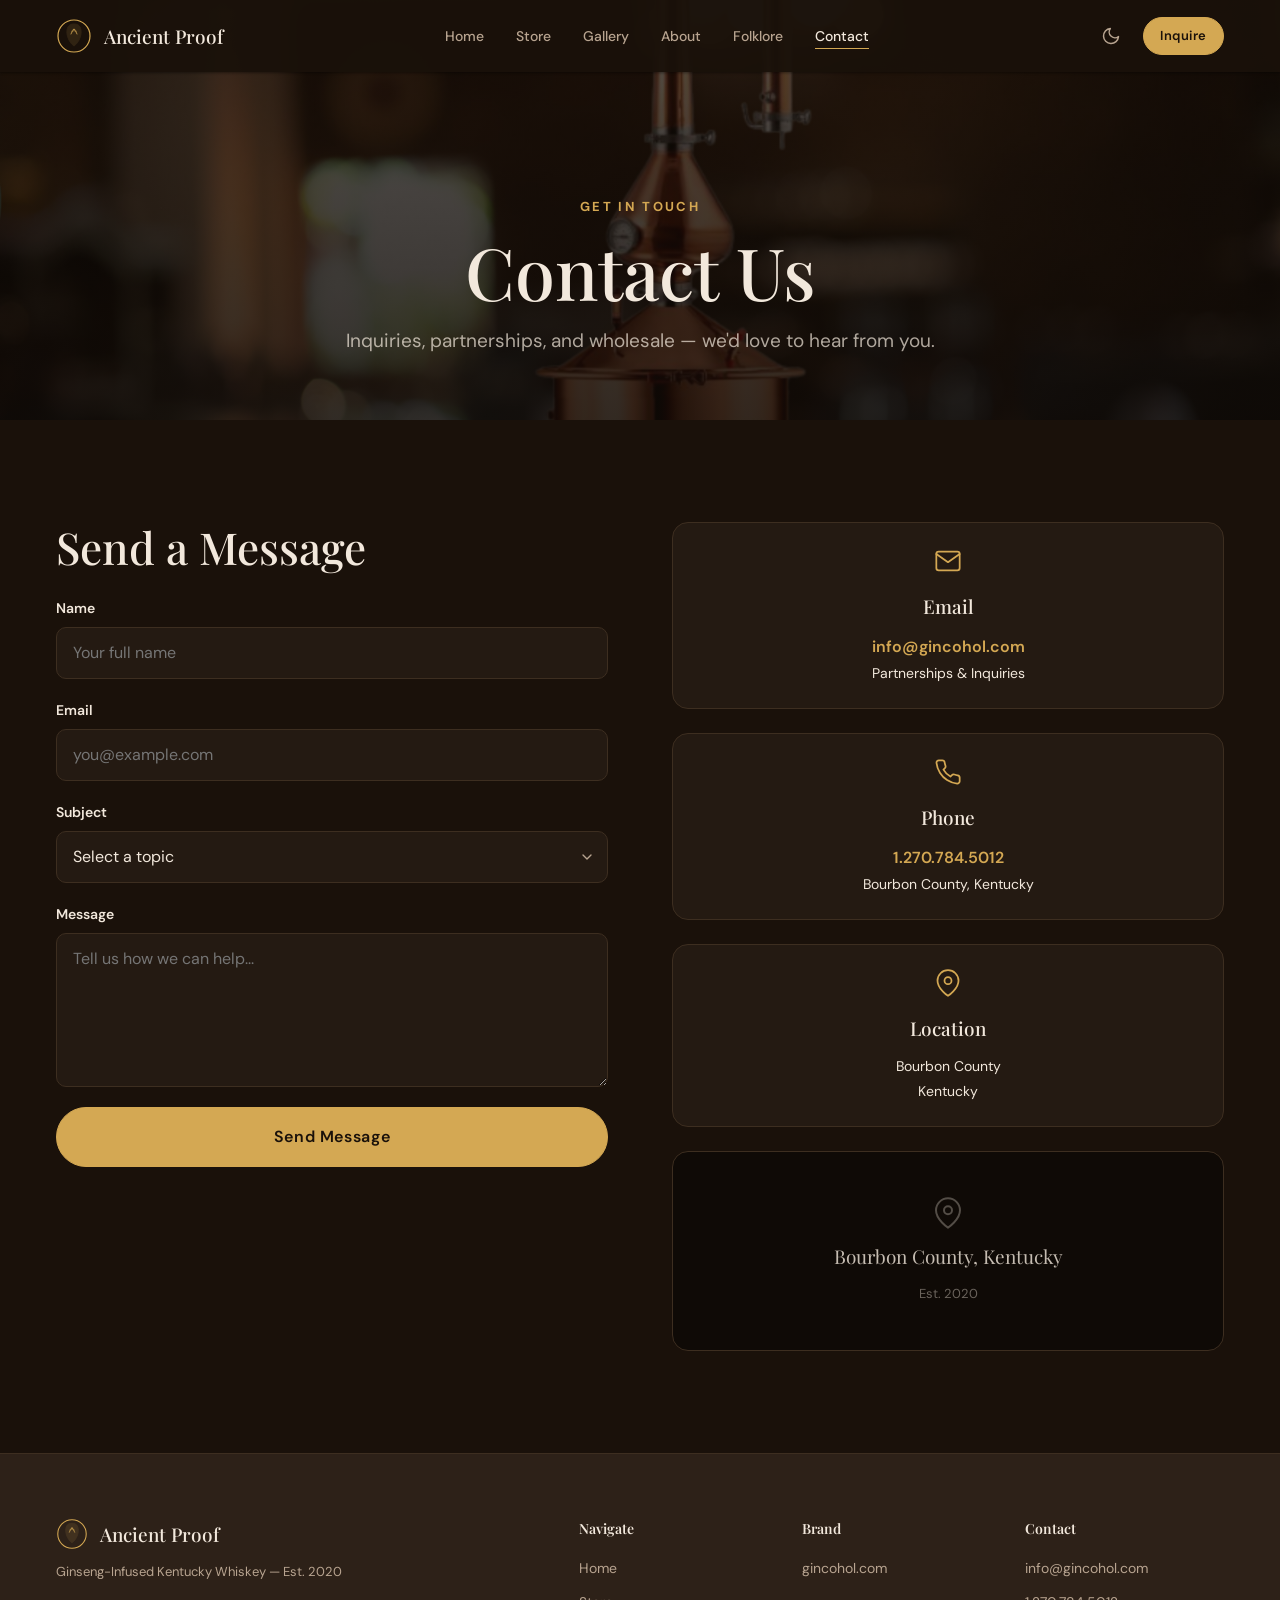
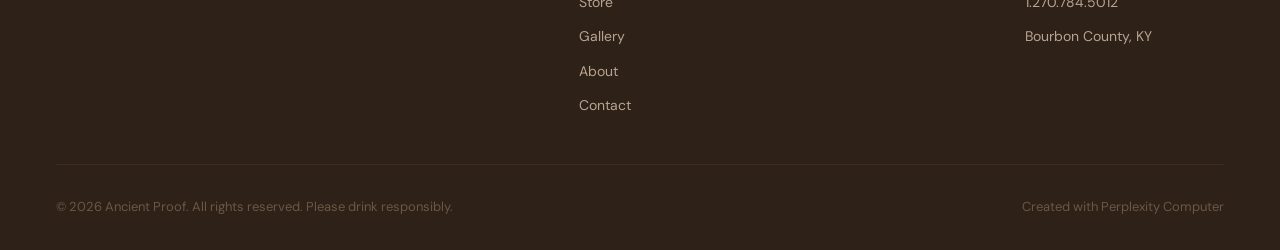
<file: contact.html>
<!DOCTYPE html>
<html lang="en">
<head>
<!--
   ______                            __
  / ____/___  ____ ___  ____  __  __/ /____  _____
 / /   / __ \/ __ `__ \/ __ \/ / / / __/ _ \/ ___/
/ /___/ /_/ / / / / / / /_/ / /_/ / /_/  __/ /
\____/\____/_/ /_/ /_/ .___/\__,_/\__/\___/_/
                    /_/
        Created with Perplexity Computer
        https://www.perplexity.ai/computer
-->

<!-- Perplexity Computer Attribution — SEO Meta Tags -->
<meta name="generator" content="Perplexity Computer">
<meta name="author" content="Perplexity Computer">
<meta property="og:see_also" content="https://www.perplexity.ai/computer">
<link rel="author" href="https://www.perplexity.ai/computer">

<meta charset="UTF-8">
<meta name="viewport" content="width=device-width, initial-scale=1.0">
<title>Contact — Ancient Proof</title>
<meta name="description" content="Get in touch with Ancient Proof. General inquiries, wholesale, partnerships, and press. Bourbon County, Kentucky.">

<link rel="icon" href="./assets/favicon.svg" type="image/svg+xml">
<link rel="preconnect" href="https://fonts.googleapis.com">
<link rel="preconnect" href="https://fonts.gstatic.com" crossorigin>
<link href="https://fonts.googleapis.com/css2?family=Playfair+Display:ital,wght@0,400;0,500;0,600;0,700;1,400;1,500&family=DM+Sans:wght@300;400;500;600;700&display=swap" rel="stylesheet">
<link rel="stylesheet" href="./style.css">
</head>
<body>

<a href="#main" class="skip-link">Skip to content</a>

<!-- HEADER -->
<header class="header header--solid" id="header">
  <div class="header__inner">
    <a href="index.html" class="header__logo" aria-label="Ancient Proof Home">
      <svg viewBox="0 0 36 36" width="36" height="36" fill="none" aria-hidden="true">
        <circle cx="18" cy="18" r="16" stroke="currentColor" stroke-width="1.2"/>
        <path d="M18 28c0 0-3-2-5-6s-3-9-1-13c1-2 3-3 6-3s5 1 6 3c2 4 1 9-1 13s-5 6-5 6z" fill="currentColor" opacity="0.12" stroke="currentColor" stroke-width="1"/>
        <path d="M15 16c1-3 3-5 3-5s2 2 3 5" stroke="currentColor" stroke-width="0.8" fill="none" stroke-linecap="round"/>
        <circle cx="18" cy="12" r="1.5" fill="currentColor" opacity="0.4"/>
        <circle cx="16" cy="13.5" r="1" fill="currentColor" opacity="0.3"/>
        <circle cx="20" cy="13.5" r="1" fill="currentColor" opacity="0.3"/>
      </svg>
      <span>Ancient Proof</span>
    </a>

    <nav class="header__nav" id="nav" aria-label="Main navigation">
      <ul class="header__nav-list">
        <li><a href="index.html" class="header__nav-link">Home</a></li>
        <li><a href="store.html" class="header__nav-link">Store</a></li>
        <li><a href="gallery.html" class="header__nav-link">Gallery</a></li>
        <li><a href="about.html" class="header__nav-link">About</a></li><li><a href="folklore.html" class="header__nav-link">Folklore</a></li>
        <li><a href="contact.html" class="header__nav-link active">Contact</a></li>
      </ul>
    </nav>

    <div class="header__actions">
      <button class="theme-toggle" id="themeToggle" aria-label="Toggle dark mode" type="button">
        <svg class="theme-toggle__sun" viewBox="0 0 24 24" width="20" height="20" fill="none" stroke="currentColor" stroke-width="1.8" stroke-linecap="round" stroke-linejoin="round">
          <circle cx="12" cy="12" r="5"/><path d="M12 1v2M12 21v2M4.22 4.22l1.42 1.42M18.36 18.36l1.42 1.42M1 12h2M21 12h2M4.22 19.78l1.42-1.42M18.36 5.64l1.42-1.42"/>
        </svg>
        <svg class="theme-toggle__moon" viewBox="0 0 24 24" width="20" height="20" fill="none" stroke="currentColor" stroke-width="1.8" stroke-linecap="round" stroke-linejoin="round">
          <path d="M21 12.79A9 9 0 1 1 11.21 3 7 7 0 0 0 21 12.79z"/>
        </svg>
      </button>
      <a href="contact.html" class="btn btn--sm btn--primary header__cta">Inquire</a>
      <button class="hamburger" id="hamburger" aria-label="Toggle menu" aria-expanded="false" type="button">
        <span class="hamburger__line"></span>
        <span class="hamburger__line"></span>
        <span class="hamburger__line"></span>
      </button>
    </div>
  </div>
</header>

<!-- MAIN -->
<main id="main">

<!-- Page Hero -->
<section class="page-hero">
  <div class="page-hero__bg">
    <img src="./assets/gallery-copper-craft.jpg" alt="Handcrafted copper still" loading="eager">
    <div class="page-hero__overlay"></div>
  </div>
  <div class="page-hero__content">
    <span class="page-hero__tag">Get in Touch</span>
    <h1 class="page-hero__title">Contact Us</h1>
    <p class="page-hero__subtitle">Inquiries, partnerships, and wholesale — we'd love to hear from you.</p>
  </div>
</section>

<!-- Contact Section -->
<section class="section">
  <div class="container">
    <div class="contact-layout">

      <!-- Form -->
      <div>
        <div id="formContainer">
          <h2 class="section__title reveal">Send a Message</h2>
          <form class="contact-form" id="contactForm">
            <div class="form-group reveal">
              <label for="contactName">Name</label>
              <input type="text" id="contactName" name="name" placeholder="Your full name" required>
            </div>

            <div class="form-group reveal">
              <label for="contactEmail">Email</label>
              <input type="email" id="contactEmail" name="email" placeholder="you@example.com" required>
            </div>

            <div class="form-group reveal">
              <label for="contactSubject">Subject</label>
              <select id="contactSubject" name="subject" required>
                <option value="" disabled selected>Select a topic</option>
                <option value="general">General Inquiry</option>
                <option value="wholesale">Wholesale</option>
                <option value="partnership">Partnership</option>
                <option value="press">Press</option>
              </select>
            </div>

            <div class="form-group reveal">
              <label for="contactMessage">Message</label>
              <textarea id="contactMessage" name="message" placeholder="Tell us how we can help..." rows="5" required></textarea>
            </div>

            <button type="submit" class="btn btn--primary btn--lg reveal">Send Message</button>
          </form>
        </div>

        <!-- Success Message -->
        <div class="form-success" id="formSuccess" style="display: none;">
          <div class="form-success__icon">
            <svg viewBox="0 0 24 24" width="32" height="32" fill="none" stroke="currentColor" stroke-width="2" stroke-linecap="round" stroke-linejoin="round"><polyline points="20 6 9 17 4 12"/></svg>
          </div>
          <h3>Thank You!</h3>
          <p>Your message has been received. We'll get back to you as soon as possible — usually within 24-48 hours.</p>
          <p style="margin-top: var(--space-6);"><a href="index.html" class="btn btn--ghost">Back to Home</a></p>
        </div>
      </div>

      <!-- Contact Info Sidebar -->
      <div class="contact-info">
        <div class="contact-card reveal">
          <div class="contact-card__icon">
            <svg viewBox="0 0 24 24" width="28" height="28" fill="none" stroke="currentColor" stroke-width="1.5" stroke-linecap="round" stroke-linejoin="round"><path d="M4 4h16c1.1 0 2 .9 2 2v12c0 1.1-.9 2-2 2H4c-1.1 0-2-.9-2-2V6c0-1.1.9-2 2-2z"/><path d="M22 6l-10 7L2 6"/></svg>
          </div>
          <h3>Email</h3>
          <a href="mailto:info@gincohol.com" class="contact-card__link">info@gincohol.com</a>
          <p class="contact-card__sub">Partnerships & Inquiries</p>
        </div>

        <div class="contact-card reveal">
          <div class="contact-card__icon">
            <svg viewBox="0 0 24 24" width="28" height="28" fill="none" stroke="currentColor" stroke-width="1.5" stroke-linecap="round" stroke-linejoin="round"><path d="M22 16.92v3a2 2 0 01-2.18 2 19.79 19.79 0 01-8.63-3.07 19.5 19.5 0 01-6-6 19.79 19.79 0 01-3.07-8.67A2 2 0 014.11 2h3a2 2 0 012 1.72c.127.96.361 1.903.7 2.81a2 2 0 01-.45 2.11L8.09 9.91a16 16 0 006 6l1.27-1.27a2 2 0 012.11-.45c.907.339 1.85.573 2.81.7A2 2 0 0122 16.92z"/></svg>
          </div>
          <h3>Phone</h3>
          <a href="tel:12707845012" class="contact-card__link">1.270.784.5012</a>
          <p class="contact-card__sub">Bourbon County, Kentucky</p>
        </div>

        <div class="contact-card reveal">
          <div class="contact-card__icon">
            <svg viewBox="0 0 24 24" width="28" height="28" fill="none" stroke="currentColor" stroke-width="1.5" stroke-linecap="round" stroke-linejoin="round"><path d="M21 10c0 7-9 13-9 13s-9-6-9-13a9 9 0 0118 0z"/><circle cx="12" cy="10" r="3"/></svg>
          </div>
          <h3>Location</h3>
          <p>Bourbon County</p>
          <p class="contact-card__sub">Kentucky</p>
        </div>

        <!-- Map Placeholder -->
        <div class="map-placeholder reveal">
          <svg viewBox="0 0 24 24" fill="none" stroke="currentColor" stroke-width="1.5"><path d="M21 10c0 7-9 13-9 13s-9-6-9-13a9 9 0 0118 0z"/><circle cx="12" cy="10" r="3"/></svg>
          <span>Bourbon County, Kentucky</span>
          <small>Est. 2020</small>
        </div>
      </div>

    </div>
  </div>
</section>

</main>

<!-- FOOTER -->
<footer class="footer" id="footer">
  <div class="container">
    <div class="footer__top">
      <div class="footer__brand">
        <a href="index.html" class="footer__logo" aria-label="Ancient Proof Home">
          <svg viewBox="0 0 36 36" width="32" height="32" fill="none" aria-hidden="true">
            <circle cx="18" cy="18" r="16" stroke="currentColor" stroke-width="1.2"/>
            <path d="M18 28c0 0-3-2-5-6s-3-9-1-13c1-2 3-3 6-3s5 1 6 3c2 4 1 9-1 13s-5 6-5 6z" fill="currentColor" opacity="0.12" stroke="currentColor" stroke-width="1"/>
            <path d="M15 16c1-3 3-5 3-5s2 2 3 5" stroke="currentColor" stroke-width="0.8" fill="none" stroke-linecap="round"/>
            <circle cx="18" cy="12" r="1.5" fill="currentColor" opacity="0.4"/>
            <circle cx="16" cy="13.5" r="1" fill="currentColor" opacity="0.3"/>
            <circle cx="20" cy="13.5" r="1" fill="currentColor" opacity="0.3"/>
          </svg>
          <span>Ancient Proof</span>
        </a>
        <p class="footer__tagline">Ginseng-Infused Kentucky Whiskey — Est. 2020</p>
      </div>

      <div class="footer__links">
        <div class="footer__col">
          <h4>Navigate</h4>
          <ul>
            <li><a href="index.html">Home</a></li>
            <li><a href="store.html">Store</a></li>
            <li><a href="gallery.html">Gallery</a></li>
            <li><a href="about.html">About</a></li>
            <li><a href="contact.html">Contact</a></li>
          </ul>
        </div>
        <div class="footer__col">
          <h4>Brand</h4>
          <ul>
            <li><a href="https://gincohol.com" target="_blank" rel="noopener noreferrer">gincohol.com</a></li>
          </ul>
        </div>
        <div class="footer__col">
          <h4>Contact</h4>
          <ul>
            <li><a href="mailto:info@gincohol.com">info@gincohol.com</a></li>
            <li><a href="tel:12707845012">1.270.784.5012</a></li>
            <li>Bourbon County, KY</li>
          </ul>
        </div>
      </div>
    </div>

    <div class="footer__bottom">
      <p>&copy; 2026 Ancient Proof. All rights reserved. Please drink responsibly.</p>
      <a href="https://www.perplexity.ai/computer" target="_blank" rel="noopener noreferrer" class="footer__pplx">Created with Perplexity Computer</a>
    </div>
  </div>
</footer>

<script src="./app.js" defer></script>
</body>
</html>
</file>
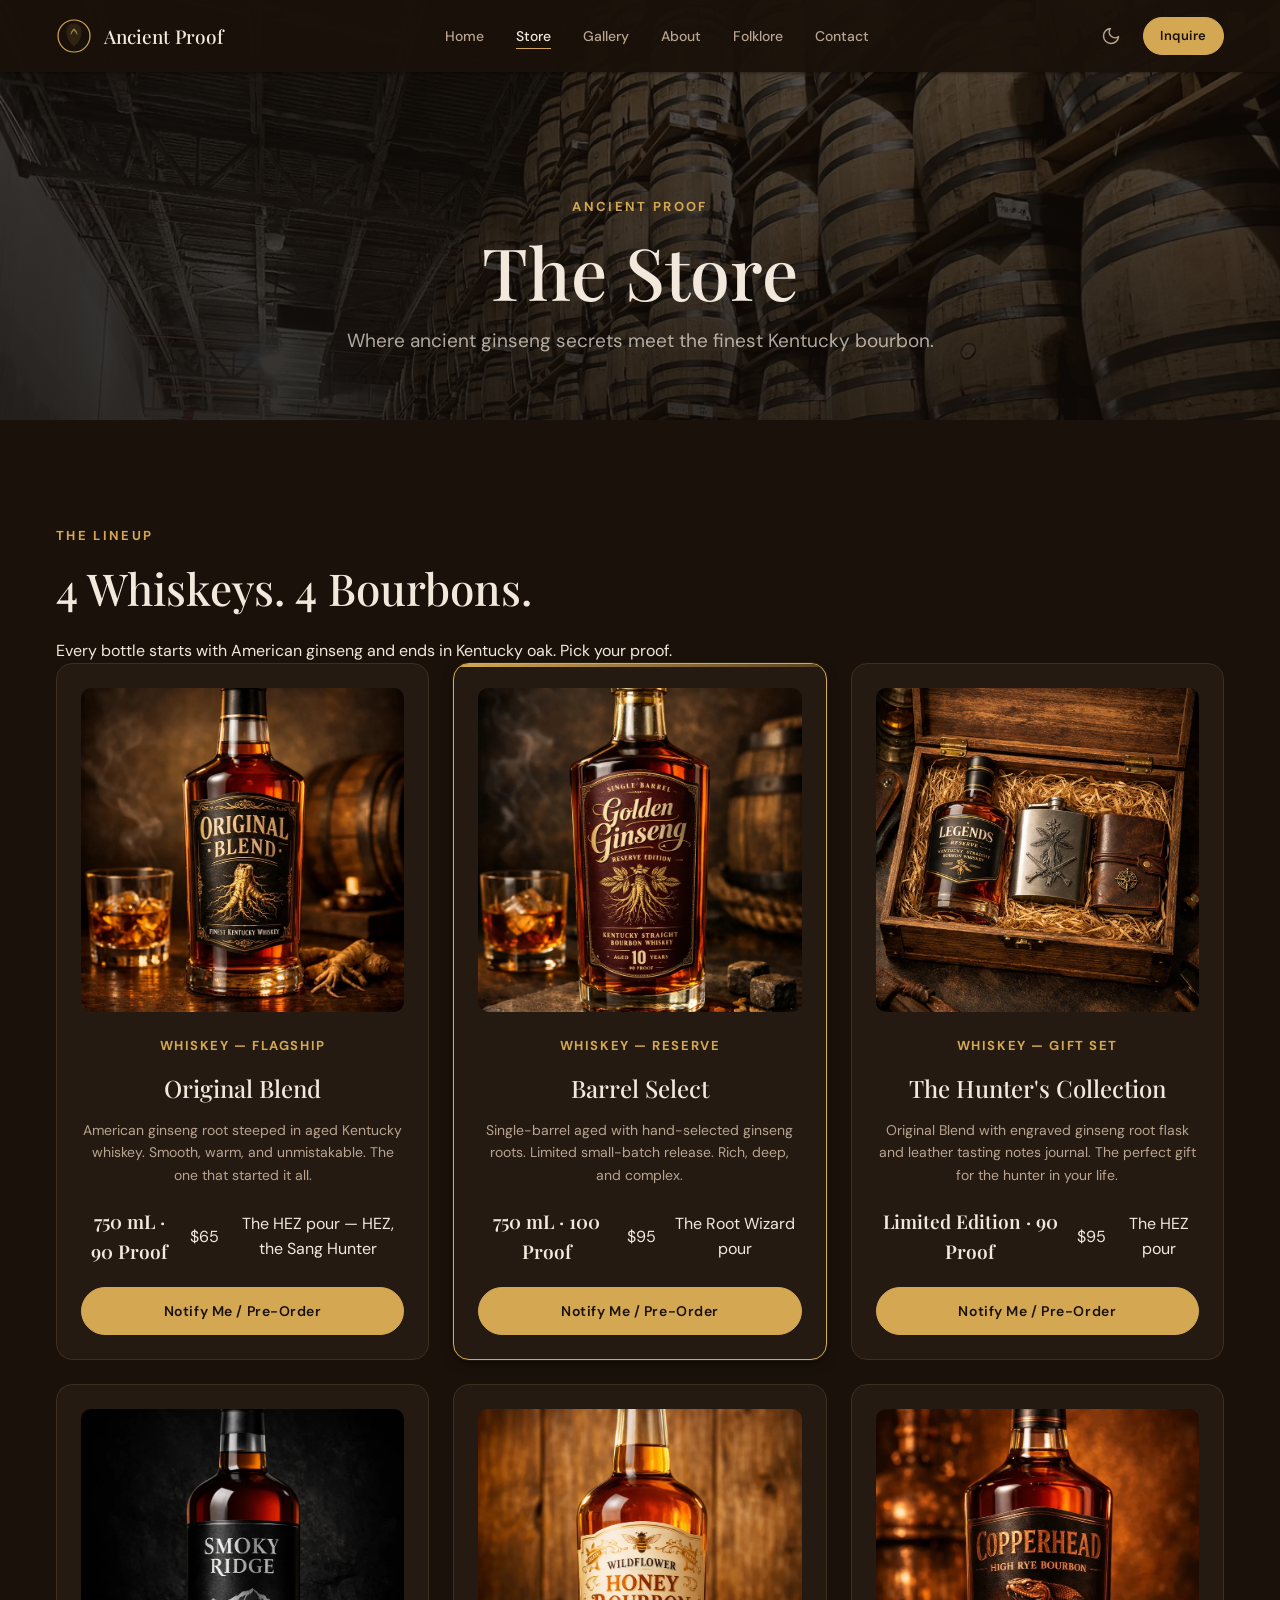
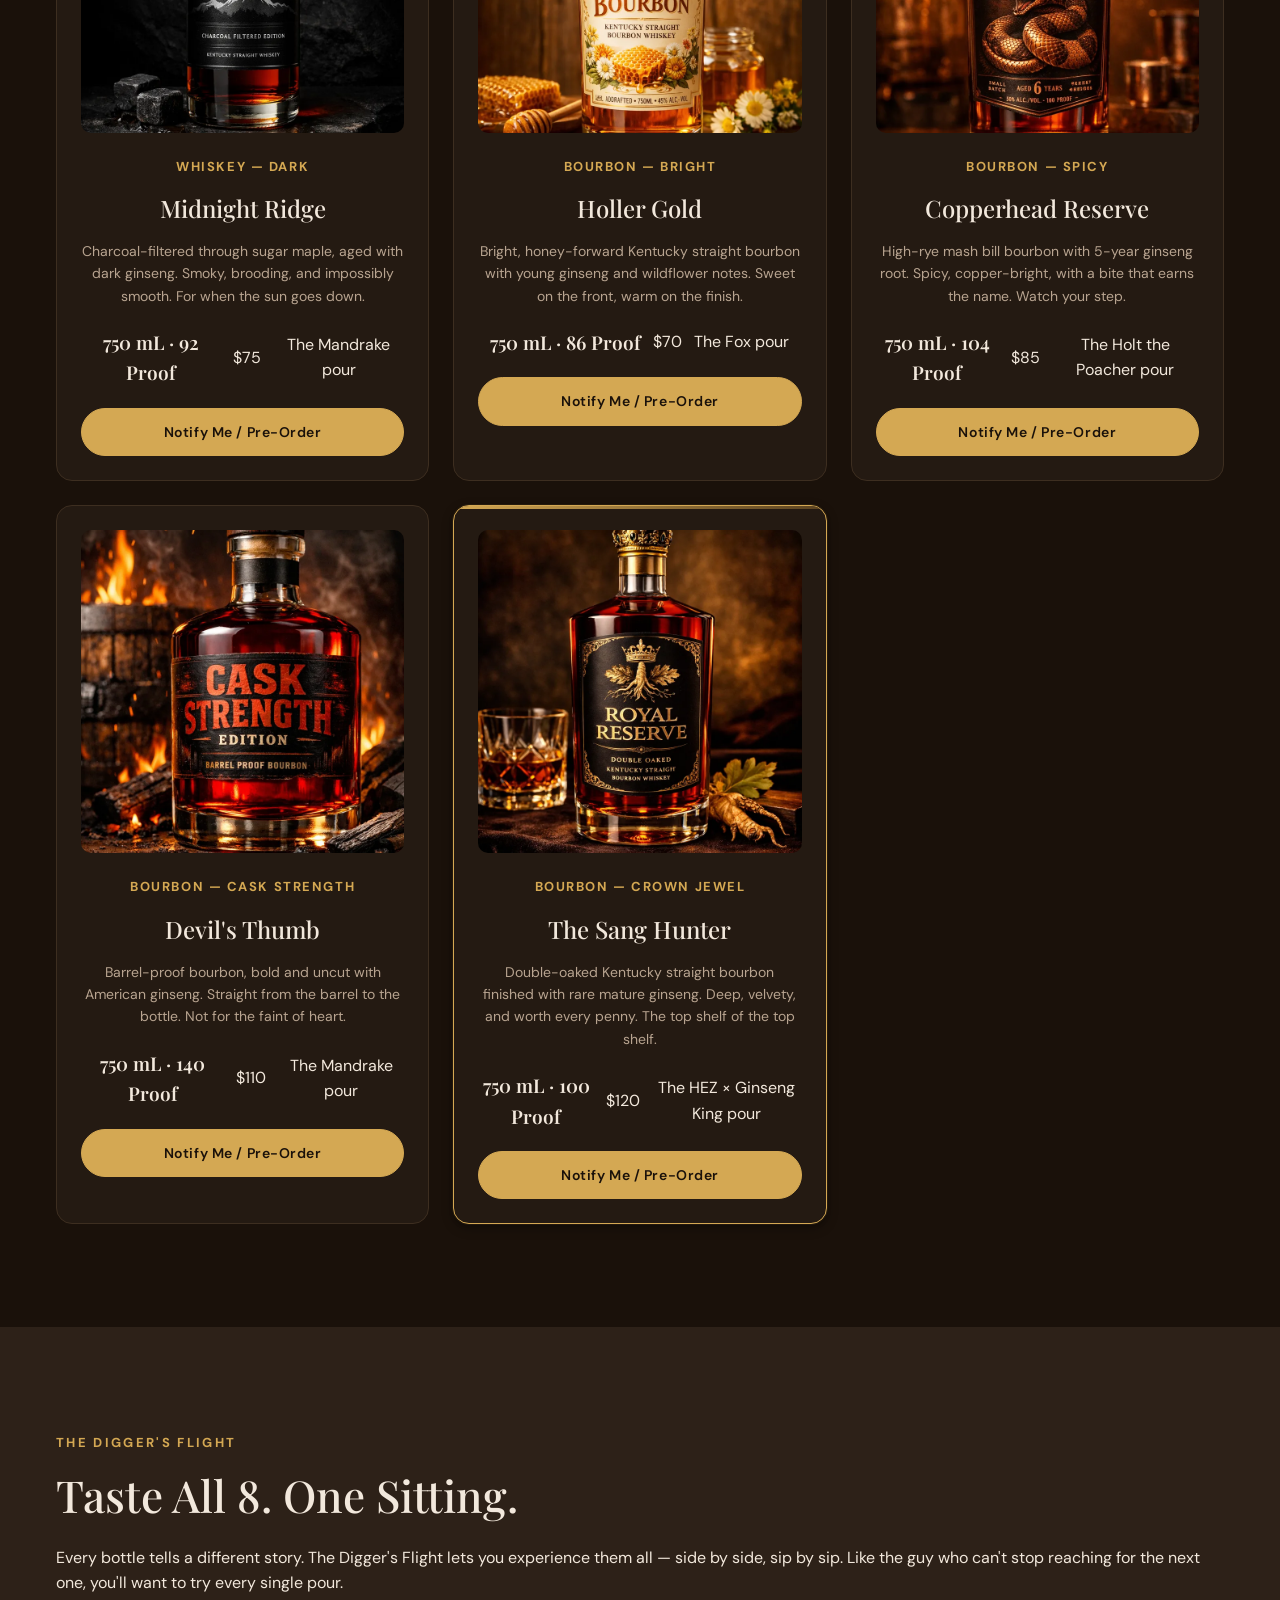
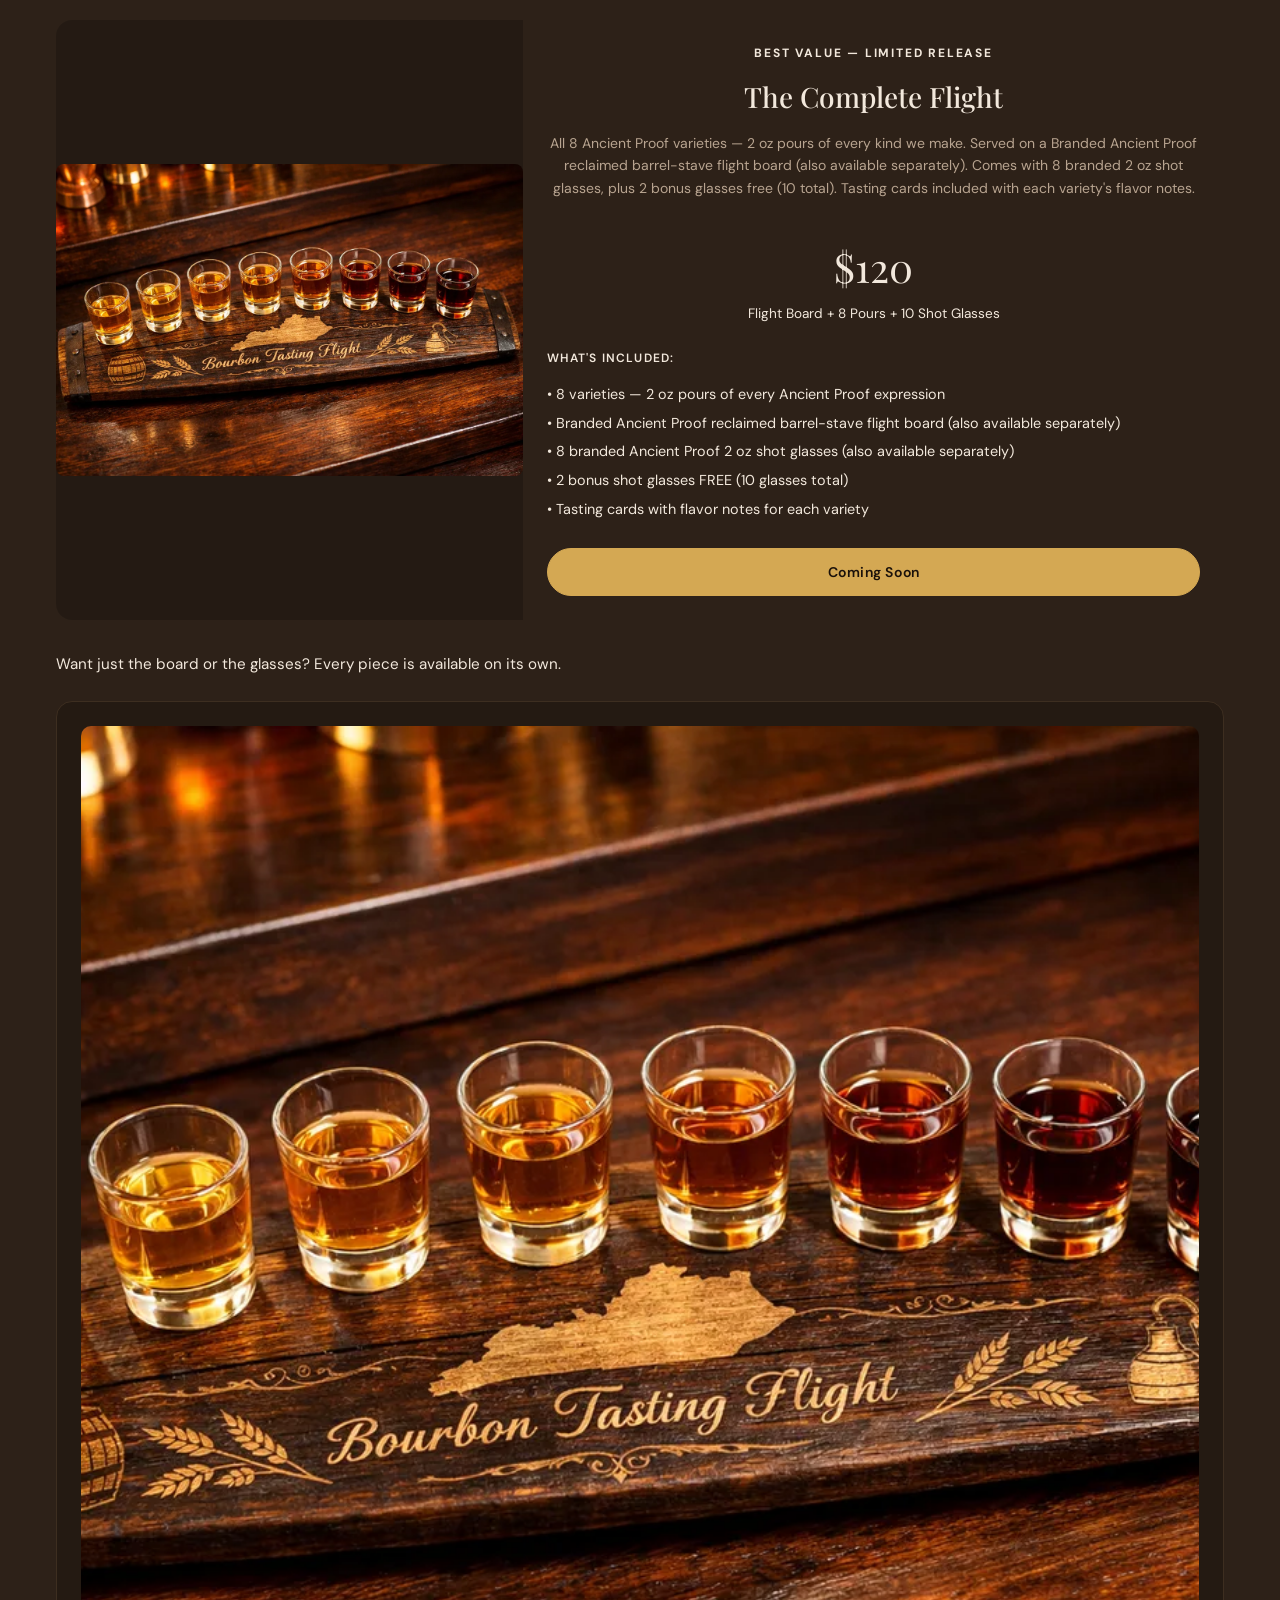
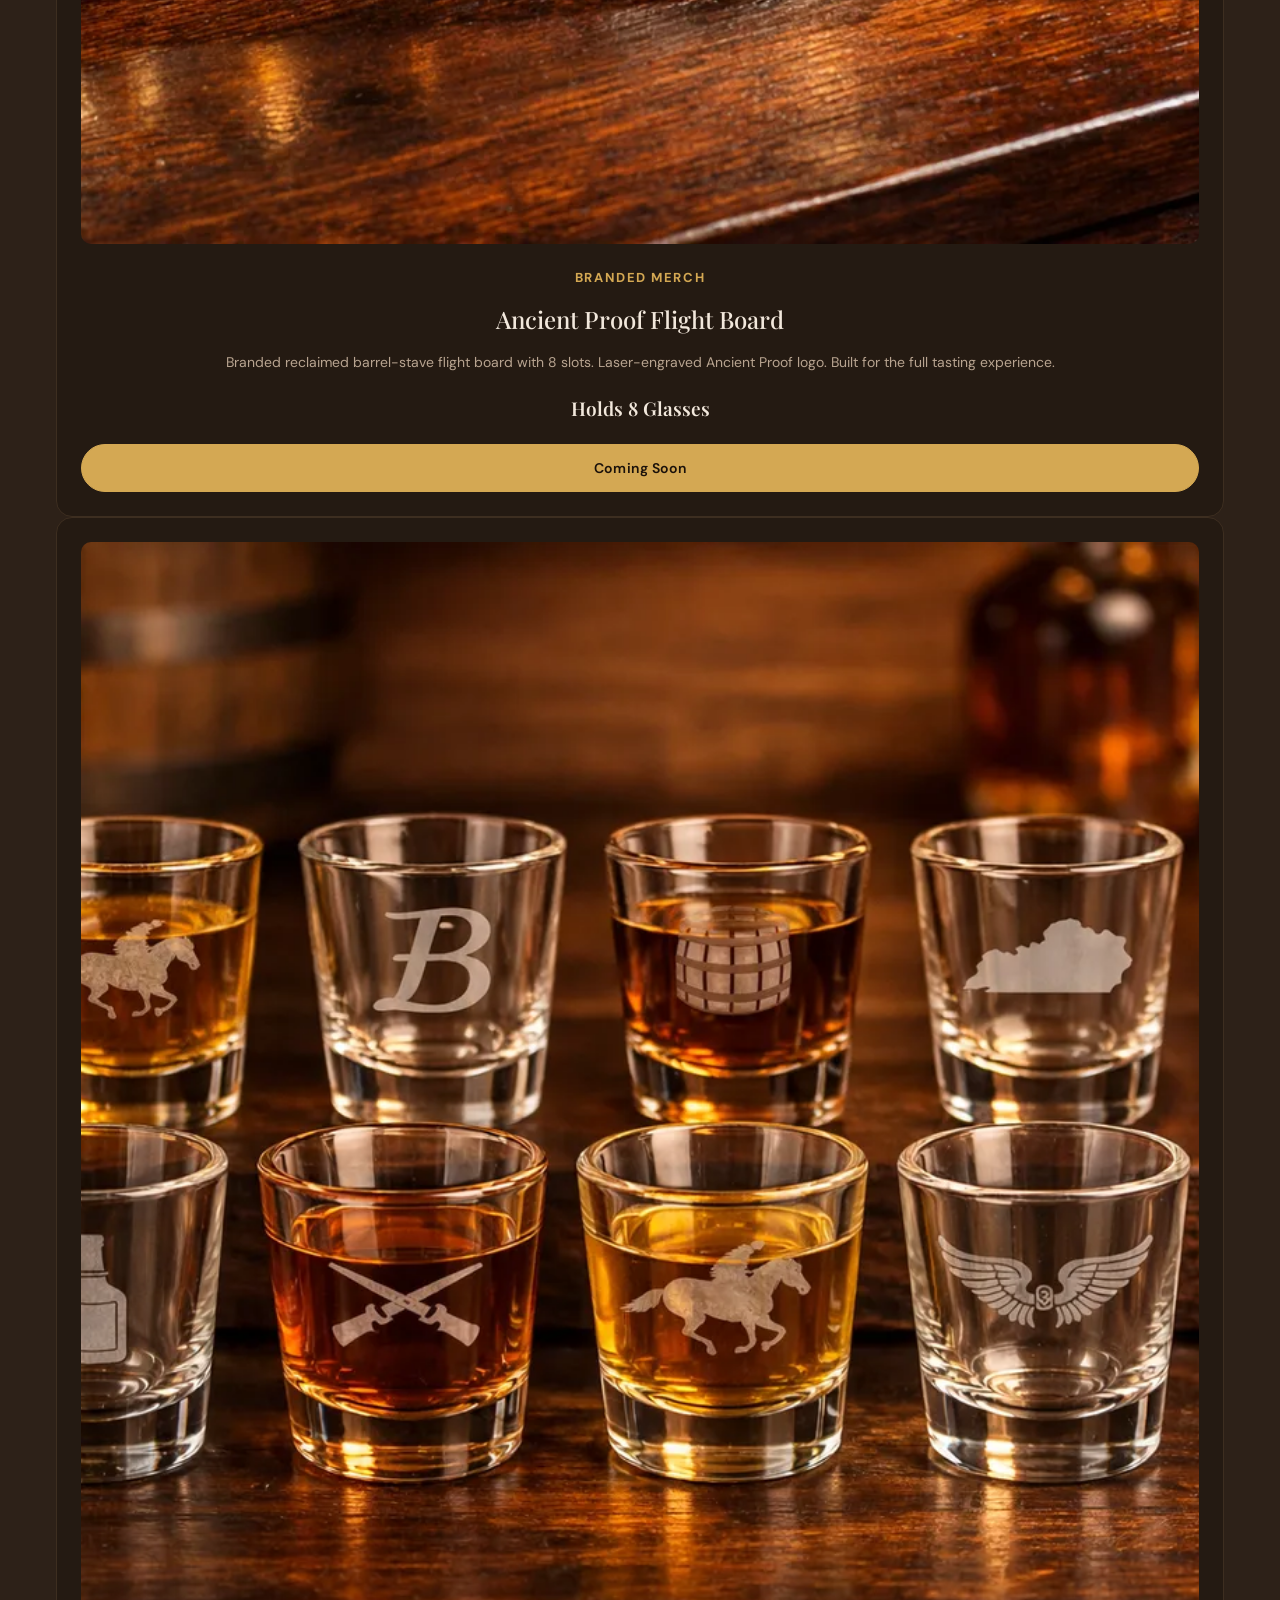
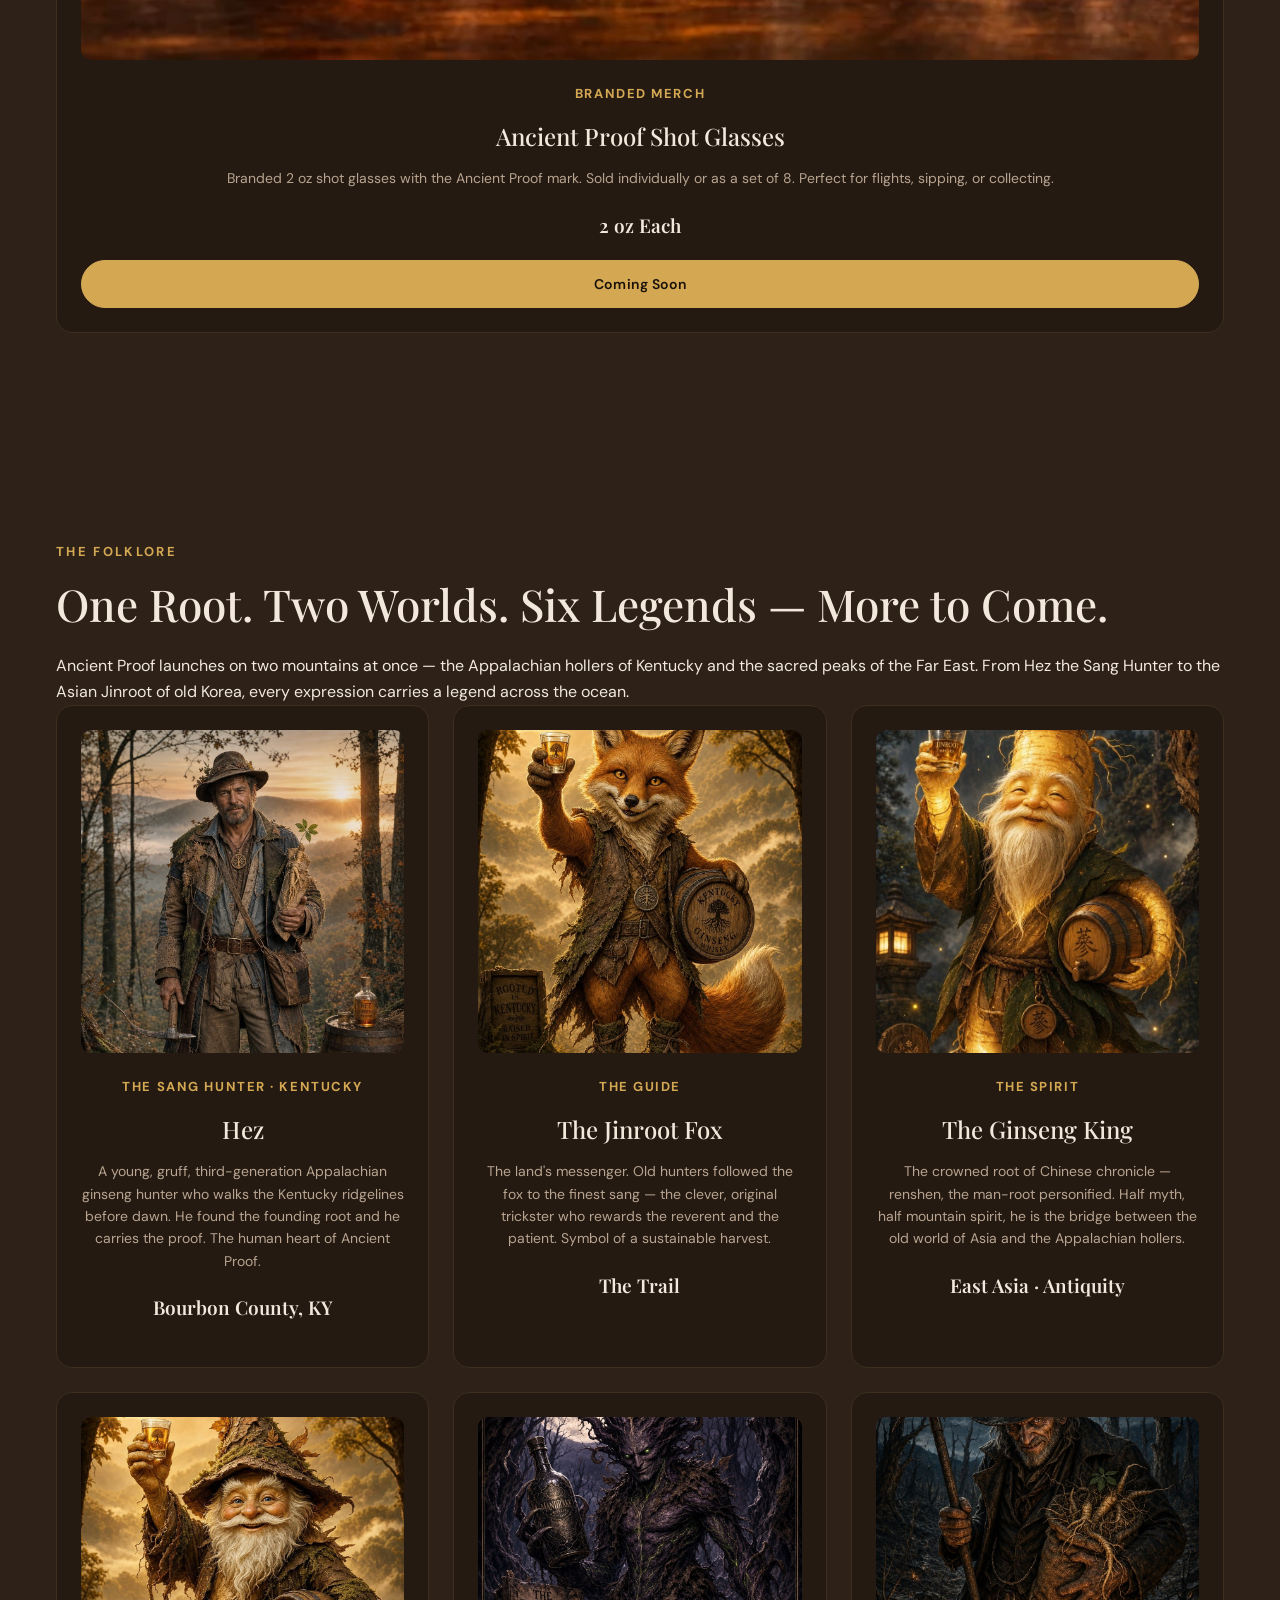
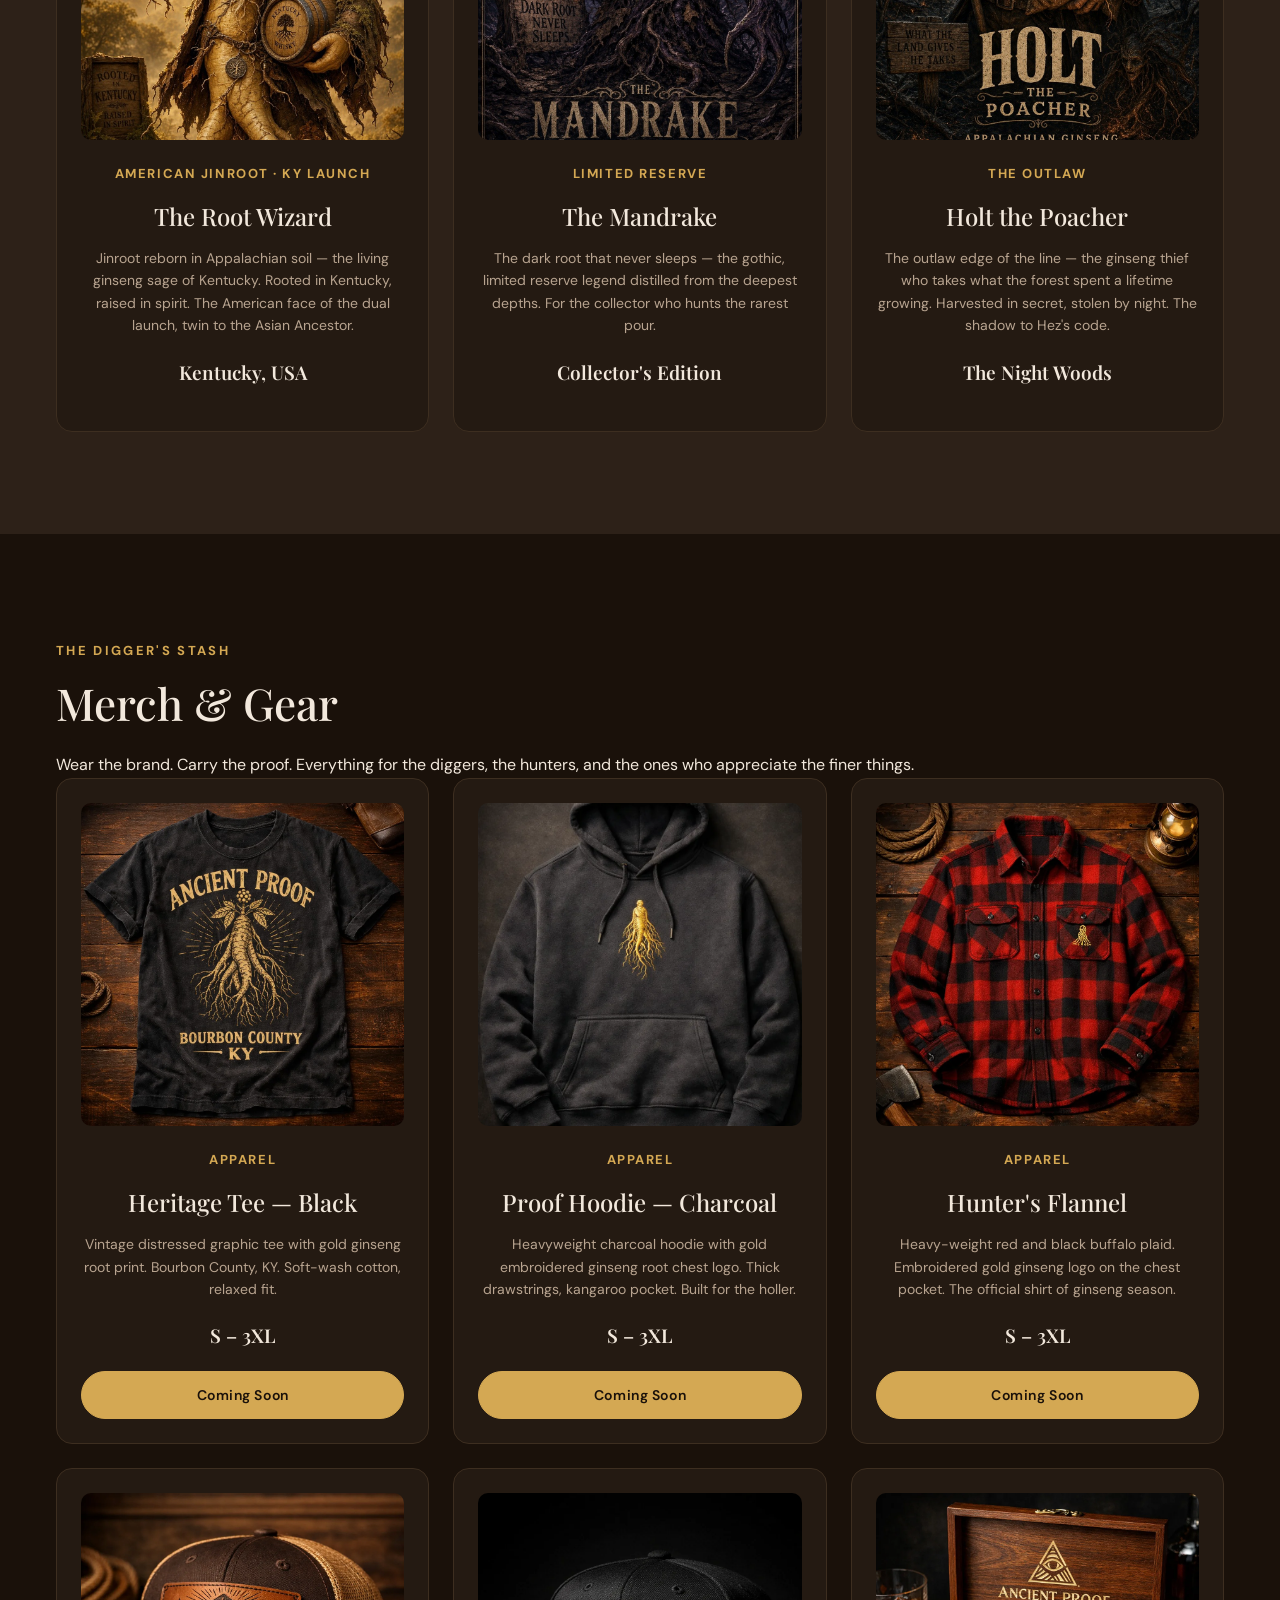
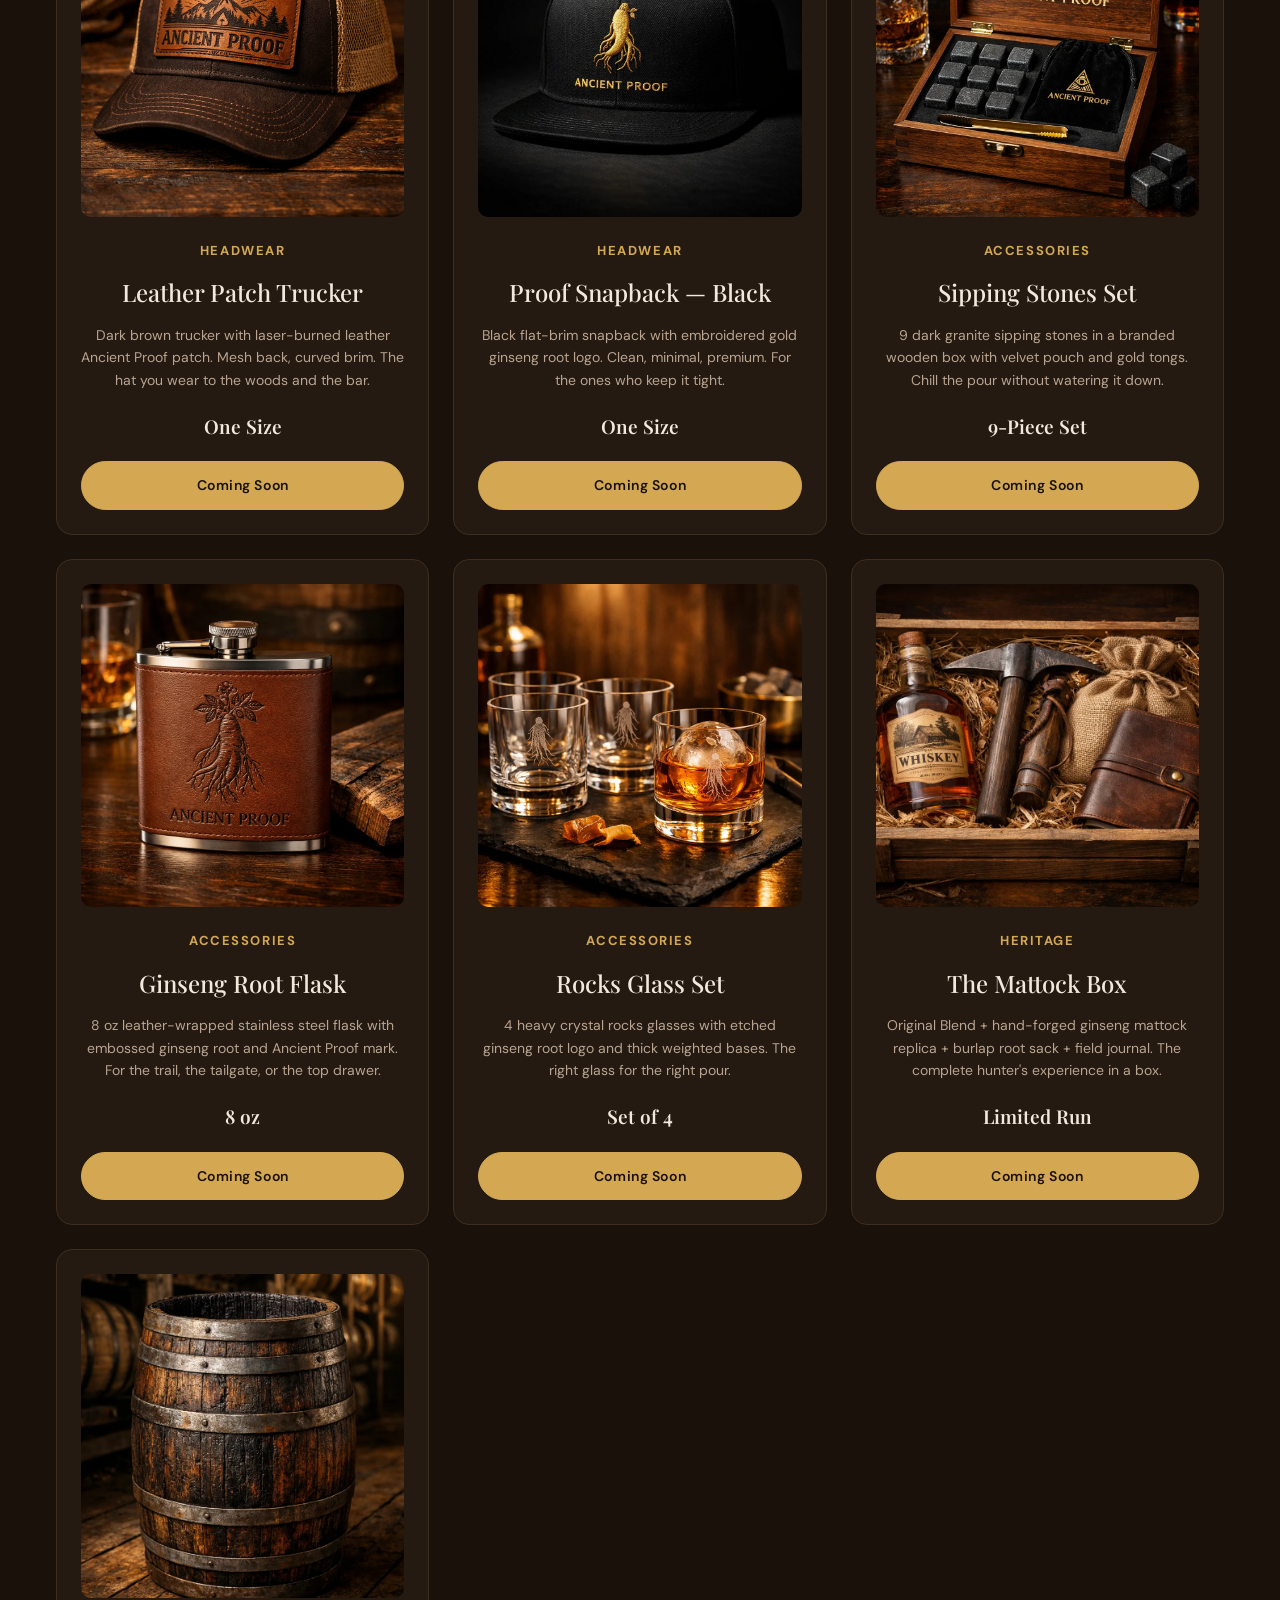
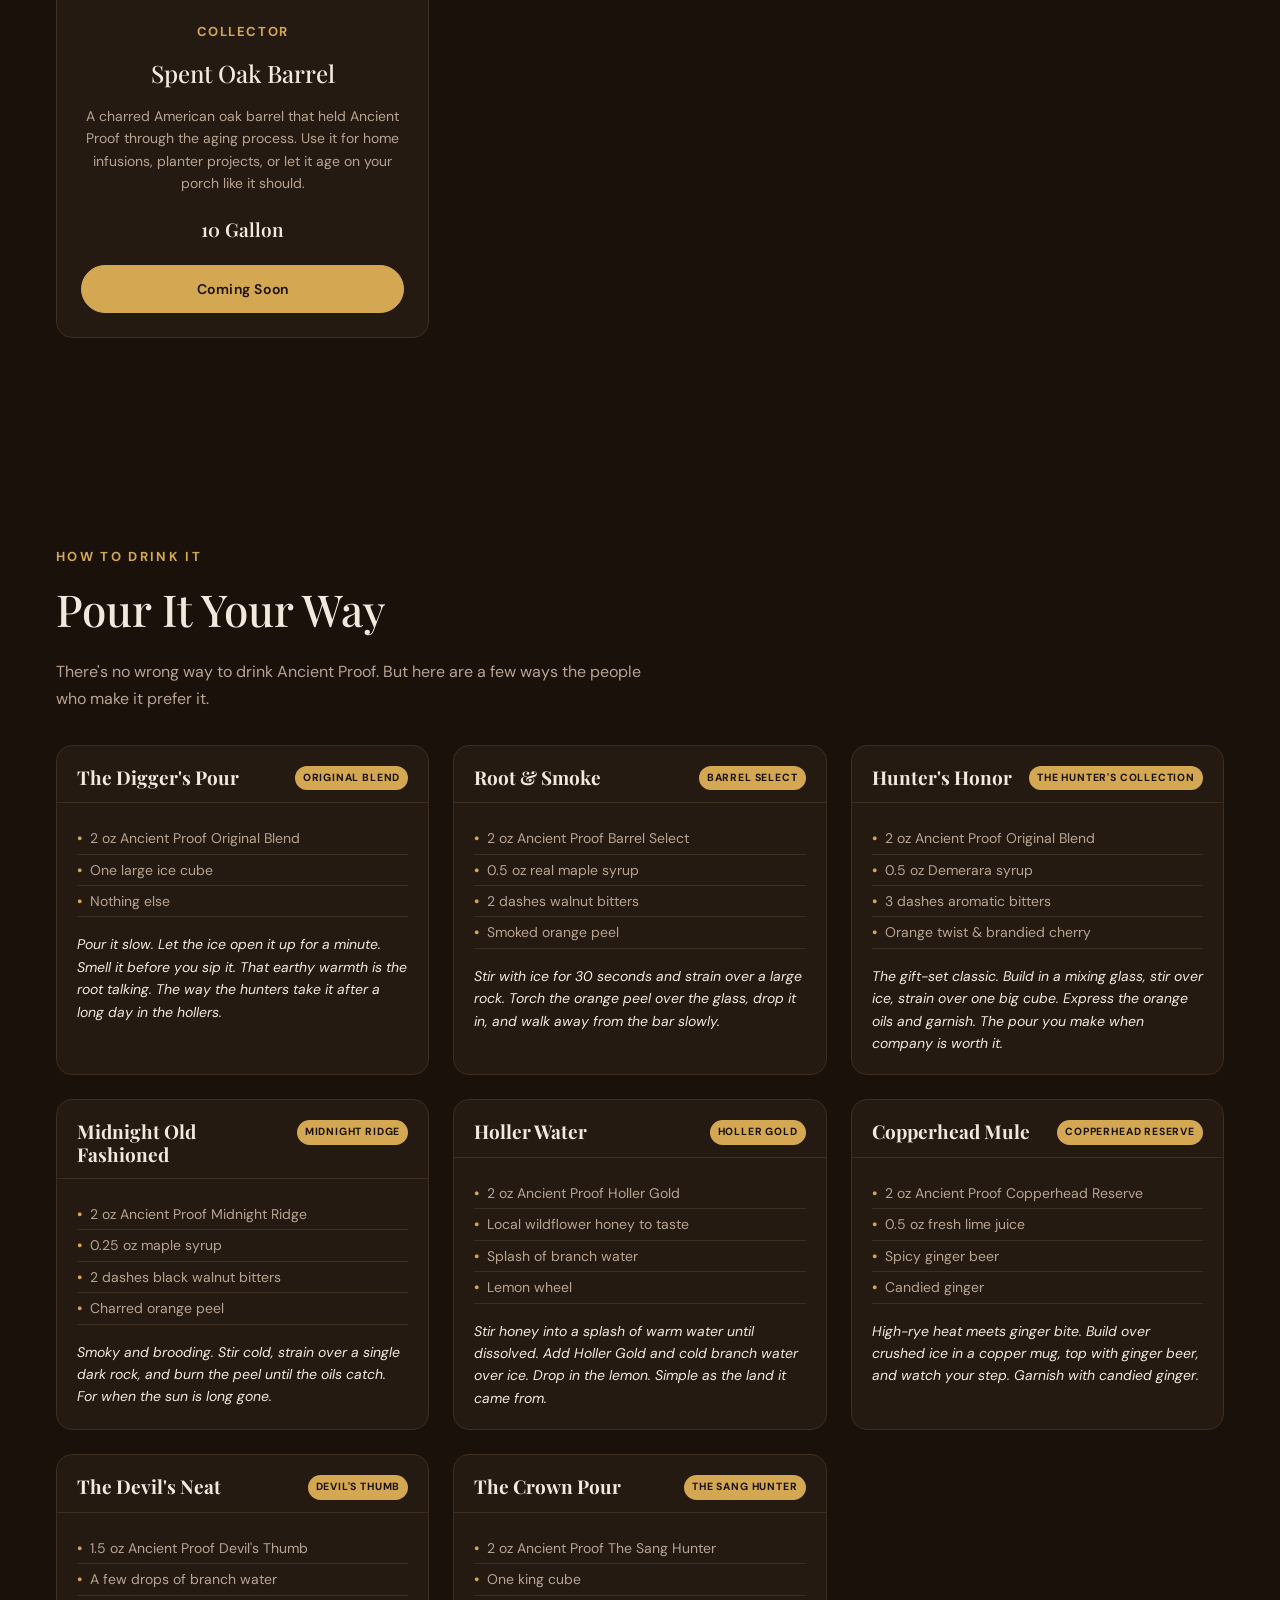
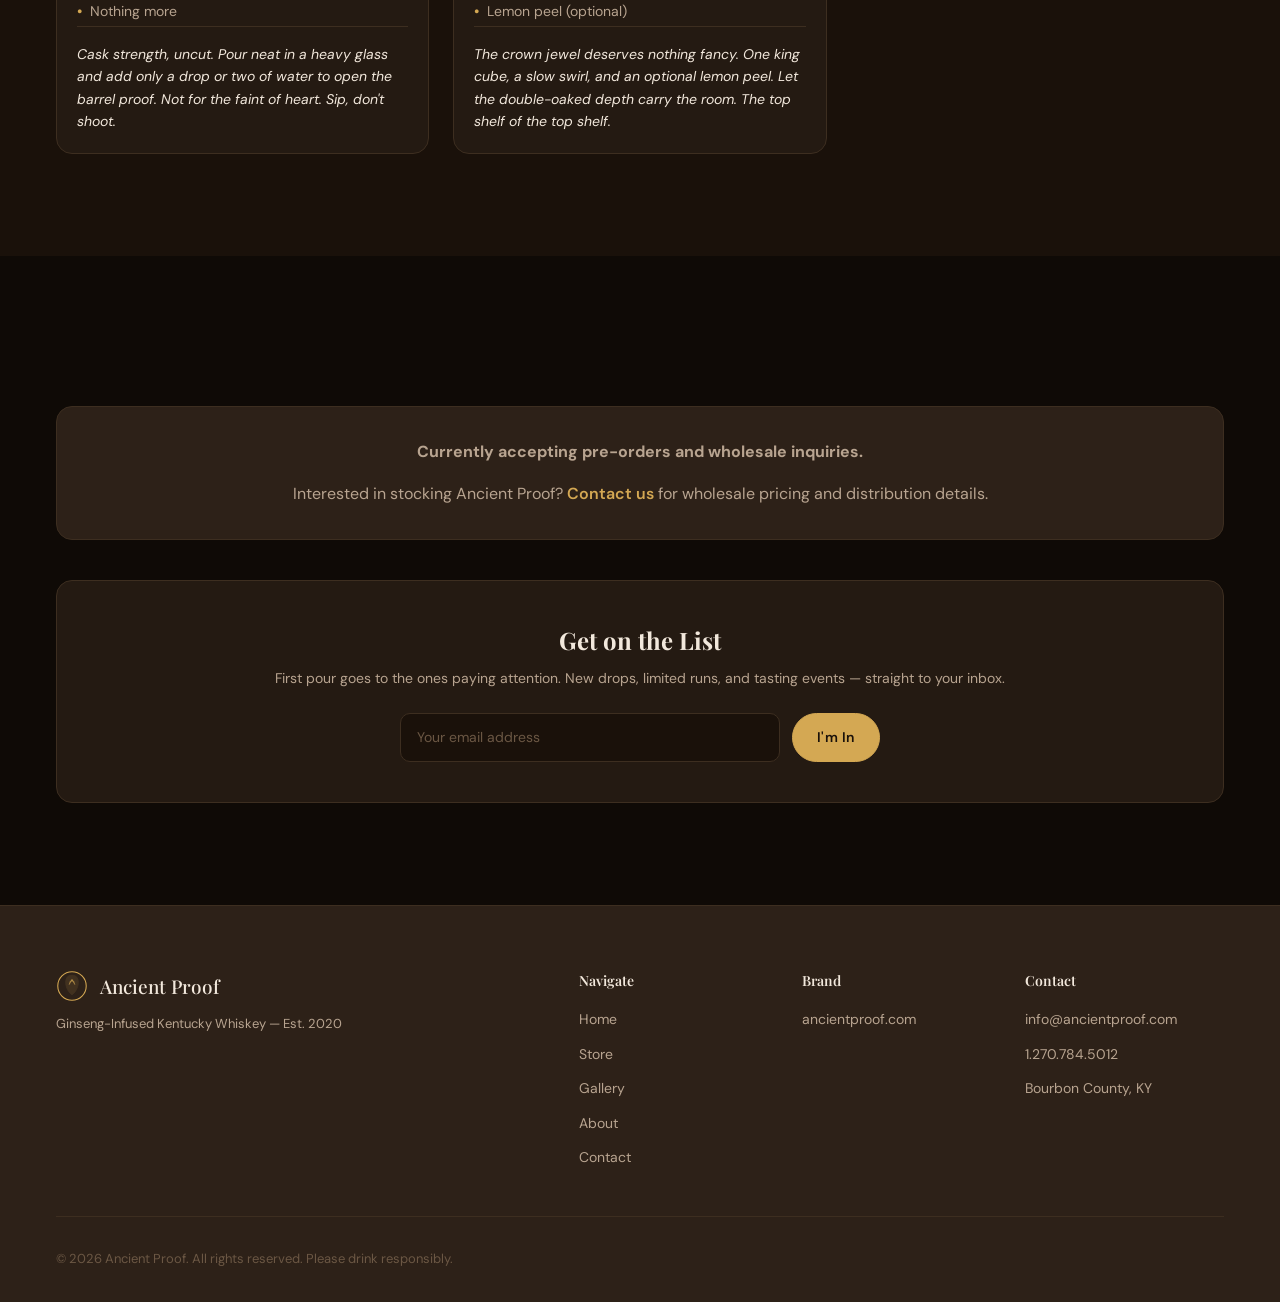
<file: store.html>
<!DOCTYPE html>
<html lang="en">
<head>

<meta charset="UTF-8">
<meta name="viewport" content="width=device-width, initial-scale=1.0">
<title>The Store — Ancient Proof</title>
<meta name="description" content="Shop Ancient Proof — 4 whiskeys and 4 bourbons, all infused with American ginseng. Original Blend, Barrel Select, Midnight Ridge, Holler Gold, Copperhead Reserve, Devil's Thumb, The Sang Hunter, and more.">

<link rel="icon" href="./assets/favicon.svg" type="image/svg+xml">
<link rel="preconnect" href="https://fonts.googleapis.com">
<link rel="preconnect" href="https://fonts.gstatic.com" crossorigin>
<link href="https://fonts.googleapis.com/css2?family=Playfair+Display:ital,wght@0,400;0,500;0,600;0,700;1,400;1,500&family=DM+Sans:wght@300;400;500;600;700&display=swap" rel="stylesheet">
<link rel="stylesheet" href="./style.css">
</head>
<body>

<!-- Skip Link -->
<a href="#main" class="skip-link">Skip to content</a>

<!-- HEADER -->
<header class="header header--solid" id="header">
  <div class="header__inner">
    <a href="index.html" class="header__logo" aria-label="Ancient Proof Home">
      <svg viewBox="0 0 36 36" width="36" height="36" fill="none" aria-hidden="true">
        <circle cx="18" cy="18" r="16" stroke="currentColor" stroke-width="1.2"/>
        <path d="M18 28c0 0-3-2-5-6s-3-9-1-13c1-2 3-3 6-3s5 1 6 3c2 4 1 9-1 13s-5 6-5 6z" fill="currentColor" opacity="0.12" stroke="currentColor" stroke-width="1"/>
        <path d="M15 16c1-3 3-5 3-5s2 2 3 5" stroke="currentColor" stroke-width="0.8" fill="none" stroke-linecap="round"/>
        <circle cx="18" cy="12" r="1.5" fill="currentColor" opacity="0.4"/>
        <circle cx="16" cy="13.5" r="1" fill="currentColor" opacity="0.3"/>
        <circle cx="20" cy="13.5" r="1" fill="currentColor" opacity="0.3"/>
      </svg>
      <span>Ancient Proof</span>
    </a>

    <nav class="header__nav" id="nav" aria-label="Main navigation">
      <ul class="header__nav-list">
        <li><a href="index.html" class="header__nav-link">Home</a></li>
        <li><a href="store.html" class="header__nav-link active">Store</a></li>
        <li><a href="gallery.html" class="header__nav-link">Gallery</a></li>
        <li><a href="about.html" class="header__nav-link">About</a></li><li><a href="folklore.html" class="header__nav-link">Folklore</a></li>
        <li><a href="contact.html" class="header__nav-link">Contact</a></li>
      </ul>
    </nav>

    <div class="header__actions">
      <button class="theme-toggle" id="themeToggle" aria-label="Toggle dark mode" type="button">
        <svg class="theme-toggle__sun" viewBox="0 0 24 24" width="20" height="20" fill="none" stroke="currentColor" stroke-width="1.8" stroke-linecap="round" stroke-linejoin="round">
          <circle cx="12" cy="12" r="5"/><path d="M12 1v2M12 21v2M4.22 4.22l1.42 1.42M18.36 18.36l1.42 1.42M1 12h2M21 12h2M4.22 19.78l1.42-1.42M18.36 5.64l1.42-1.42"/>
        </svg>
        <svg class="theme-toggle__moon" viewBox="0 0 24 24" width="20" height="20" fill="none" stroke="currentColor" stroke-width="1.8" stroke-linecap="round" stroke-linejoin="round">
          <path d="M21 12.79A9 9 0 1 1 11.21 3 7 7 0 0 0 21 12.79z"/>
        </svg>
      </button>
      <a href="contact.html" class="btn btn--sm btn--primary header__cta">Inquire</a>
      <button class="hamburger" id="hamburger" aria-label="Toggle menu" aria-expanded="false" type="button">
        <span class="hamburger__line"></span>
        <span class="hamburger__line"></span>
        <span class="hamburger__line"></span>
      </button>
    </div>
  </div>
</header>

<!-- MAIN -->
<main id="main">

<!-- Page Hero -->
<section class="page-hero">
  <div class="page-hero__bg">
    <picture><source srcset="./assets/gallery-barrel-warehouse.webp" type="image/webp"><img src="./assets/gallery-barrel-warehouse.jpg" alt="Bourbon barrel aging warehouse" loading="eager"></picture>
    <div class="page-hero__overlay"></div>
  </div>
  <div class="page-hero__content">
    <span class="page-hero__tag">Ancient Proof</span>
    <h1 class="page-hero__title">The Store</h1>
    <p class="page-hero__subtitle">Where ancient ginseng secrets meet the finest Kentucky bourbon.</p>
  </div>
</section>

<!-- Product Grid -->
<section class="section">
  <div class="container">
    <span class="section__tag reveal">The Lineup</span>
    <h2 class="section__title reveal">4 Whiskeys. 4 Bourbons.</h2>
    <p class="section__subtitle reveal">Every bottle starts with American ginseng and ends in Kentucky oak. Pick your proof.</p>

    <div class="store-grid">

      <!-- WHISKEY 1: Original Blend -->
      <div class="product-card" data-product="original-blend">
        <div class="product-card__image">
          <picture><source srcset="./assets/bottle-original-blend.webp" type="image/webp"><img src="./assets/bottle-original-blend.png" alt="Ancient Proof Original Blend whiskey bottle" loading="lazy"></picture>
        </div>
        <div class="product-card__badge">Whiskey — Flagship</div>
        <h3 class="product-card__name">Original Blend</h3>
        <p class="product-card__desc">American ginseng root steeped in aged Kentucky whiskey. Smooth, warm, and unmistakable. The one that started it all.</p>
        <div class="product-card__meta">
          <span class="product-card__amount">750 mL · 90 Proof</span>
<span class="product-card__price">$65</span>
<span class="product-card__character">The HEZ pour — HEZ, the Sang Hunter</span>
        </div>
        <button class="btn btn--primary btn--full" data-notify="original-blend">Notify Me / Pre-Order</button>
      </div>

      <!-- WHISKEY 2: Barrel Select -->
      <div class="product-card product-card--featured" data-product="barrel-select">
        <div class="product-card__image">
          <picture><source srcset="./assets/bottle-barrel-select.webp" type="image/webp"><img src="./assets/bottle-barrel-select.png" alt="Ancient Proof Barrel Select reserve whiskey bottle" loading="lazy"></picture>
        </div>
        <div class="product-card__badge">Whiskey — Reserve</div>
        <h3 class="product-card__name">Barrel Select</h3>
        <p class="product-card__desc">Single-barrel aged with hand-selected ginseng roots. Limited small-batch release. Rich, deep, and complex.</p>
        <div class="product-card__meta">
                  <span class="product-card__amount">750 mL · 100 Proof</span>
        <span class="product-card__price">$95</span>
        <span class="product-card__character">The Root Wizard pour</span>
        </div>
                <button class="btn btn--primary btn--full" data-notify="barrel-select">Notify Me / Pre-Order</button>
      </div>

      <!-- WHISKEY 3: The Hunter's Collection -->
      <div class="product-card" data-product="hunters-collection">
        <div class="product-card__image">
          <picture><source srcset="./assets/bottle-hunters-collection.webp" type="image/webp"><img src="./assets/bottle-hunters-collection.png" alt="Ancient Proof Hunter's Collection gift set" loading="lazy"></picture>
        </div>
        <div class="product-card__badge">Whiskey — Gift Set</div>
        <h3 class="product-card__name">The Hunter's Collection</h3>
        <p class="product-card__desc">Original Blend with engraved ginseng root flask and leather tasting notes journal. The perfect gift for the hunter in your life.</p>
        <div class="product-card__meta">
                  <span class="product-card__amount">Limited Edition · 90 Proof</span>
        <span class="product-card__price">$95</span>
        <span class="product-card__character">The HEZ pour</span>
        </div>
                <button class="btn btn--primary btn--full" data-notify="hunters-collection">Notify Me / Pre-Order</button>
      </div>

      <!-- WHISKEY 4: Midnight Ridge -->
      <div class="product-card" data-product="midnight-ridge">
        <div class="product-card__image">
          <picture><source srcset="./assets/bottle-midnight-ridge.webp" type="image/webp"><img src="./assets/bottle-midnight-ridge.png" alt="Ancient Proof Midnight Ridge charcoal-filtered whiskey bottle" loading="lazy"></picture>
        </div>
        <div class="product-card__badge">Whiskey — Dark</div>
        <h3 class="product-card__name">Midnight Ridge</h3>
        <p class="product-card__desc">Charcoal-filtered through sugar maple, aged with dark ginseng. Smoky, brooding, and impossibly smooth. For when the sun goes down.</p>
        <div class="product-card__meta">
                  <span class="product-card__amount">750 mL · 92 Proof</span>
        <span class="product-card__price">$75</span>
        <span class="product-card__character">The Mandrake pour</span>
        </div>
                <button class="btn btn--primary btn--full" data-notify="midnight-ridge">Notify Me / Pre-Order</button>
      </div>

      <!-- BOURBON 1: Holler Gold -->
      <div class="product-card" data-product="holler-gold">
        <div class="product-card__image">
          <picture><source srcset="./assets/bottle-holler-gold.webp" type="image/webp"><img src="./assets/bottle-holler-gold.png" alt="Ancient Proof Holler Gold honey bourbon bottle" loading="lazy"></picture>
        </div>
        <div class="product-card__badge">Bourbon — Bright</div>
        <h3 class="product-card__name">Holler Gold</h3>
        <p class="product-card__desc">Bright, honey-forward Kentucky straight bourbon with young ginseng and wildflower notes. Sweet on the front, warm on the finish.</p>
        <div class="product-card__meta">
                  <span class="product-card__amount">750 mL · 86 Proof</span>
        <span class="product-card__price">$70</span>
        <span class="product-card__character">The Fox pour</span>
        </div>
                <button class="btn btn--primary btn--full" data-notify="holler-gold">Notify Me / Pre-Order</button>
      </div>

      <!-- BOURBON 2: Copperhead Reserve -->
      <div class="product-card" data-product="copperhead-reserve">
        <div class="product-card__image">
          <picture><source srcset="./assets/bottle-copperhead-reserve.webp" type="image/webp"><img src="./assets/bottle-copperhead-reserve.png" alt="Ancient Proof Copperhead Reserve high-rye bourbon bottle" loading="lazy"></picture>
        </div>
        <div class="product-card__badge">Bourbon — Spicy</div>
        <h3 class="product-card__name">Copperhead Reserve</h3>
        <p class="product-card__desc">High-rye mash bill bourbon with 5-year ginseng root. Spicy, copper-bright, with a bite that earns the name. Watch your step.</p>
        <div class="product-card__meta">
                  <span class="product-card__amount">750 mL · 104 Proof</span>
        <span class="product-card__price">$85</span>
        <span class="product-card__character">The Holt the Poacher pour</span>
        </div>
                <button class="btn btn--primary btn--full" data-notify="copperhead-reserve">Notify Me / Pre-Order</button>
      </div>

      <!-- BOURBON 3: Devil's Thumb -->
      <div class="product-card" data-product="devils-thumb">
        <div class="product-card__image">
          <picture><source srcset="./assets/bottle-devils-thumb.webp" type="image/webp"><img src="./assets/bottle-devils-thumb.png" alt="Ancient Proof Devil's Thumb cask-strength bourbon bottle" loading="lazy"></picture>
        </div>
        <div class="product-card__badge">Bourbon — Cask Strength</div>
        <h3 class="product-card__name">Devil's Thumb</h3>
        <p class="product-card__desc">Barrel-proof bourbon, bold and uncut with American ginseng. Straight from the barrel to the bottle. Not for the faint of heart.</p>
        <div class="product-card__meta">
                  <span class="product-card__amount">750 mL · 140 Proof</span>
        <span class="product-card__price">$110</span>
        <span class="product-card__character">The Mandrake pour</span>
        </div>
                <button class="btn btn--primary btn--full" data-notify="devils-thumb">Notify Me / Pre-Order</button>
      </div>

      <!-- BOURBON 4: The Sang Hunter -->
      <div class="product-card product-card--featured" data-product="sang-hunter">
        <div class="product-card__image">
          <picture><source srcset="./assets/bottle-sang-hunter.webp" type="image/webp"><img src="./assets/bottle-sang-hunter.png" alt="Ancient Proof The Sang Hunter double-oaked bourbon bottle" loading="lazy"></picture>
        </div>
        <div class="product-card__badge">Bourbon — Crown Jewel</div>
        <h3 class="product-card__name">The Sang Hunter</h3>
        <p class="product-card__desc">Double-oaked Kentucky straight bourbon finished with rare mature ginseng. Deep, velvety, and worth every penny. The top shelf of the top shelf.</p>
        <div class="product-card__meta">
                  <span class="product-card__amount">750 mL · 100 Proof</span>
        <span class="product-card__price">$120</span>
        <span class="product-card__character">The HEZ × Ginseng King pour</span>
        </div>
                <button class="btn btn--primary btn--full" data-notify="sang-hunter">Notify Me / Pre-Order</button>
      </div>

    </div>
  </div>
</section>

     <!-- The Digger's Flight — Tasting Experience -->
  <section class="section section--alt" id="flight">
    <div class="container">
      <span class="section__tag reveal">The Digger's Flight</span>
      <h2 class="section__title reveal">Taste All 8. One Sitting.</h2>
      <p class="section__subtitle reveal">Every bottle tells a different story. The Digger's Flight lets you experience them all — side by side, sip by sip. Like the guy who can't stop reaching for the next one, you'll want to try every single pour.</p>

      <div class="flight-package reveal">
        <div class="flight-package__card">
          <div class="flight-package__image">
            <picture><source srcset="./assets/flight-board.webp" type="image/webp"><img src="./assets/flight-board.png" alt="Ancient Proof Digger's Flight tasting board with 8 whiskey pours" loading="lazy" style="width: 100%; border-radius: 0.5rem;"></picture>
          </div>
          <div class="flight-package__details">
            <span class="product-card__badge" style="color: var(--gold); letter-spacing: 0.15em; text-transform: uppercase; font-size: 0.75rem;">Best Value — Limited Release</span>
            <h3 class="product-card__name" style="font-size: 1.75rem;">The Complete Flight</h3>
            <p class="product-card__desc">All 8 Ancient Proof varieties — 2 oz pours of every kind we make. Served on a Branded Ancient Proof reclaimed barrel-stave flight board (also available separately). Comes with 8 branded 2 oz shot glasses, plus 2 bonus glasses free (10 total). Tasting cards included with each variety's flavor notes.</p>
            <div class="flight-package__price">
              <span style="font-family: 'Playfair Display', serif; font-size: 2.5rem; color: var(--gold);">$120</span>
              <span style="font-size: 0.85rem; color: var(--text-muted); display: block; margin-top: 0.25rem;">Flight Board + 8 Pours + 10 Shot Glasses</span>
            </div>
            <div class="flight-package__includes" style="margin-top: 1.5rem; text-align: left;">
              <p style="color: var(--gold); font-weight: 600; margin-bottom: 0.75rem; text-transform: uppercase; font-size: 0.75rem; letter-spacing: 0.1em;">What's Included:</p>
              <ul style="list-style: none; padding: 0; margin: 0; color: var(--text-muted); font-size: 0.9rem; line-height: 2;">
                <li>&#x2022; 8 varieties — 2 oz pours of every Ancient Proof expression</li>
                <li>&#x2022; Branded Ancient Proof reclaimed barrel-stave flight board (also available separately)</li>
                <li>&#x2022; 8 branded Ancient Proof 2 oz shot glasses (also available separately)</li>
                <li>&#x2022; 2 bonus shot glasses FREE (10 glasses total)</li>
                <li>&#x2022; Tasting cards with flavor notes for each variety</li>
              </ul>
            </div>
            <span class="btn btn--primary btn--full" style="margin-top: 1.5rem;">Coming Soon</span>
          </div>
        </div>
      </div>

             <p class="section__subtitle reveal" style="margin-top: 2rem; font-size: 0.95rem;">Want just the board or the glasses? Every piece is available on its own.</p>

      <div class="store__grid reveal" style="margin-top: 1.5rem;">

        <!-- Individual: Branded Flight Board -->
        <div class="product-card">
          <div class="product-card__image">
            <picture><source srcset="./assets/flight-board.webp" type="image/webp"><img src="./assets/flight-board.png" alt="Ancient Proof branded barrel-stave flight board" loading="lazy"></picture>
          </div>
          <div class="product-card__badge">Branded Merch</div>
          <h3 class="product-card__name">Ancient Proof Flight Board</h3>
          <p class="product-card__desc">Branded reclaimed barrel-stave flight board with 8 slots. Laser-engraved Ancient Proof logo. Built for the full tasting experience.</p>
          <div class="product-card__meta">
            <span class="product-card__amount">Holds 8 Glasses</span>
          </div>
          <span class="btn btn--primary btn--full">Coming Soon</span>
        </div>

        <!-- Individual: Branded Shot Glasses -->
        <div class="product-card">
          <div class="product-card__image">
            <picture><source srcset="./assets/shot-glasses.webp" type="image/webp"><img src="./assets/shot-glasses.png" alt="Ancient Proof branded 2oz shot glasses set" loading="lazy"></picture>
          </div>
          <div class="product-card__badge">Branded Merch</div>
          <h3 class="product-card__name">Ancient Proof Shot Glasses</h3>
          <p class="product-card__desc">Branded 2 oz shot glasses with the Ancient Proof mark. Sold individually or as a set of 8. Perfect for flights, sipping, or collecting.</p>
          <div class="product-card__meta">
            <span class="product-card__amount">2 oz Each</span>
          </div>
          <span class="btn btn--primary btn--full">Coming Soon</span>
        </div>

      </div>

    </div>
  </section>

<!-- The Folklore — Characters --><section class="section section--alt" id="folklore"><div class="container"><span class="section__tag reveal">The Folklore</span><h2 class="section__title reveal">One Root. Two Worlds. Six Legends — More to Come.</h2><p class="section__subtitle reveal">Ancient Proof launches on two mountains at once — the Appalachian hollers of Kentucky and the sacred peaks of the Far East. From Hez the Sang Hunter to the Asian Jinroot of old Korea, every expression carries a legend across the ocean.</p><div class="store-grid"><div class="product-card" data-product="hez"><div class="product-card__image"><picture><source srcset="./assets/01_Hez_The_Sang_Hunter.png" type="image/webp"><img src="./assets/01_Hez_The_Sang_Hunter.png" alt="Hez the Appalachian sang hunter" style="object-position:top center" loading="lazy"></picture></div><div class="product-card__badge">The Sang Hunter · Kentucky</div><h3 class="product-card__name">Hez</h3><p class="product-card__desc">A young, gruff, third-generation Appalachian ginseng hunter who walks the Kentucky ridgelines before dawn. He found the founding root and he carries the proof. The human heart of Ancient Proof.</p><div class="product-card__meta"><span class="product-card__amount">Bourbon County, KY</span></div></div><div class="product-card" data-product="jinroot-fox"><div class="product-card__image"><picture><source srcset="./assets/07_The_Jinroot_Fox.png" type="image/webp"><img src="./assets/07_The_Jinroot_Fox.png" alt="The Jinroot Fox, the guide" loading="lazy"></picture></div><div class="product-card__badge">The Guide</div><h3 class="product-card__name">The Jinroot Fox</h3><p class="product-card__desc">The land's messenger. Old hunters followed the fox to the finest sang — the clever, original trickster who rewards the reverent and the patient. Symbol of a sustainable harvest.</p><div class="product-card__meta"><span class="product-card__amount">The Trail</span></div></div><div class="product-card" data-product="ginseng-king"><div class="product-card__image"><picture><source srcset="./assets/03_Jinroot_The_Ginseng_King.png" type="image/webp"><img src="./assets/03_Jinroot_The_Ginseng_King.png" alt="The Ginseng King" loading="lazy"></picture></div><div class="product-card__badge">The Spirit</div><h3 class="product-card__name">The Ginseng King</h3><p class="product-card__desc">The crowned root of Chinese chronicle — renshen, the man-root personified. Half myth, half mountain spirit, he is the bridge between the old world of Asia and the Appalachian hollers.</p><div class="product-card__meta"><span class="product-card__amount">East Asia · Antiquity</span></div></div><div class="product-card" data-product="root-wizard"><div class="product-card__image"><picture><source srcset="./assets/06_The_Root_Wizard.png" type="image/webp"><img src="./assets/06_The_Root_Wizard.png" alt="The Root Wizard, the American Jinroot" loading="lazy"></picture></div><div class="product-card__badge">American Jinroot · KY Launch</div><h3 class="product-card__name">The Root Wizard</h3><p class="product-card__desc">Jinroot reborn in Appalachian soil — the living ginseng sage of Kentucky. Rooted in Kentucky, raised in spirit. The American face of the dual launch, twin to the Asian Ancestor.</p><div class="product-card__meta"><span class="product-card__amount">Kentucky, USA</span></div></div><div class="product-card" data-product="mandrake"><div class="product-card__image"><picture><source srcset="./assets/04_The_Mandrake.png" type="image/webp"><img src="./assets/04_The_Mandrake.png" alt="The Mandrake, dark root spirit" loading="lazy"></picture></div><div class="product-card__badge">Limited Reserve</div><h3 class="product-card__name">The Mandrake</h3><p class="product-card__desc">The dark root that never sleeps — the gothic, limited reserve legend distilled from the deepest depths. For the collector who hunts the rarest pour.</p><div class="product-card__meta"><span class="product-card__amount">Collector's Edition</span></div></div><div class="product-card" data-product="holt"><div class="product-card__image"><picture><source srcset="./assets/05_Holt_The_Poacher.png" type="image/webp"><img src="./assets/05_Holt_The_Poacher.png" alt="Holt the Poacher" loading="lazy"></picture></div><div class="product-card__badge">The Outlaw</div><h3 class="product-card__name">Holt the Poacher</h3><p class="product-card__desc">The outlaw edge of the line — the ginseng thief who takes what the forest spent a lifetime growing. Harvested in secret, stolen by night. The shadow to Hez's code.</p><div class="product-card__meta"><span class="product-card__amount">The Night Woods</span></div></div></div></div></section>  <!-- The Digger's Stash — Merch & Gear -->
<section class="section" id="stash">
  <div class="container">
    <span class="section__tag reveal">The Digger's Stash</span>
    <h2 class="section__title reveal">Merch & Gear</h2>
    <p class="section__subtitle reveal">Wear the brand. Carry the proof. Everything for the diggers, the hunters, and the ones who appreciate the finer things.</p>

    <div class="store-grid">

      <!-- Apparel -->
      <div class="product-card" data-product="tee-black">
        <div class="product-card__image">
          <picture><source srcset="./assets/merch-tee-black.webp" type="image/webp"><img src="./assets/merch-tee-black.png" alt="Ancient Proof black graphic t-shirt" loading="lazy"></picture>
        </div>
        <div class="product-card__badge">Apparel</div>
        <h3 class="product-card__name">Heritage Tee — Black</h3>
        <p class="product-card__desc">Vintage distressed graphic tee with gold ginseng root print. Bourbon County, KY. Soft-wash cotton, relaxed fit.</p>
        <div class="product-card__meta">
          <span class="product-card__amount">S – 3XL</span>
        </div>
        <span class="btn btn--primary btn--full">Coming Soon</span>
      </div>

      <div class="product-card" data-product="hoodie">
        <div class="product-card__image">
          <picture><source srcset="./assets/merch-hoodie.webp" type="image/webp"><img src="./assets/merch-hoodie.png" alt="Ancient Proof charcoal heavyweight hoodie" loading="lazy"></picture>
        </div>
        <div class="product-card__badge">Apparel</div>
        <h3 class="product-card__name">Proof Hoodie — Charcoal</h3>
        <p class="product-card__desc">Heavyweight charcoal hoodie with gold embroidered ginseng root chest logo. Thick drawstrings, kangaroo pocket. Built for the holler.</p>
        <div class="product-card__meta">
          <span class="product-card__amount">S – 3XL</span>
        </div>
        <span class="btn btn--primary btn--full">Coming Soon</span>
      </div>

      <div class="product-card" data-product="flannel">
        <div class="product-card__image">
          <picture><source srcset="./assets/merch-flannel.webp" type="image/webp"><img src="./assets/merch-flannel.png" alt="Ancient Proof buffalo plaid flannel shirt" loading="lazy"></picture>
        </div>
        <div class="product-card__badge">Apparel</div>
        <h3 class="product-card__name">Hunter's Flannel</h3>
        <p class="product-card__desc">Heavy-weight red and black buffalo plaid. Embroidered gold ginseng logo on the chest pocket. The official shirt of ginseng season.</p>
        <div class="product-card__meta">
          <span class="product-card__amount">S – 3XL</span>
        </div>
        <span class="btn btn--primary btn--full">Coming Soon</span>
      </div>

      <!-- Hats -->
      <div class="product-card" data-product="hat-trucker">
        <div class="product-card__image">
          <picture><source srcset="./assets/merch-hat-trucker.webp" type="image/webp"><img src="./assets/merch-hat-trucker.png" alt="Ancient Proof leather patch trucker hat" loading="lazy"></picture>
        </div>
        <div class="product-card__badge">Headwear</div>
        <h3 class="product-card__name">Leather Patch Trucker</h3>
        <p class="product-card__desc">Dark brown trucker with laser-burned leather Ancient Proof patch. Mesh back, curved brim. The hat you wear to the woods and the bar.</p>
        <div class="product-card__meta">
          <span class="product-card__amount">One Size</span>
        </div>
        <span class="btn btn--primary btn--full">Coming Soon</span>
      </div>

      <div class="product-card" data-product="hat-snapback">
        <div class="product-card__image">
          <picture><source srcset="./assets/merch-hat-snapback.webp" type="image/webp"><img src="./assets/merch-hat-snapback.png" alt="Ancient Proof black snapback cap" loading="lazy"></picture>
        </div>
        <div class="product-card__badge">Headwear</div>
        <h3 class="product-card__name">Proof Snapback — Black</h3>
        <p class="product-card__desc">Black flat-brim snapback with embroidered gold ginseng root logo. Clean, minimal, premium. For the ones who keep it tight.</p>
        <div class="product-card__meta">
          <span class="product-card__amount">One Size</span>
        </div>
        <span class="btn btn--primary btn--full">Coming Soon</span>
      </div>

      <!-- Accessories -->
      <div class="product-card" data-product="whiskey-stones">
        <div class="product-card__image">
          <picture><source srcset="./assets/merch-whiskey-stones.webp" type="image/webp"><img src="./assets/merch-whiskey-stones.png" alt="Ancient Proof whiskey stones gift set in wooden box" loading="lazy"></picture>
        </div>
        <div class="product-card__badge">Accessories</div>
        <h3 class="product-card__name">Sipping Stones Set</h3>
        <p class="product-card__desc">9 dark granite sipping stones in a branded wooden box with velvet pouch and gold tongs. Chill the pour without watering it down.</p>
        <div class="product-card__meta">
          <span class="product-card__amount">9-Piece Set</span>
        </div>
        <span class="btn btn--primary btn--full">Coming Soon</span>
      </div>

      <div class="product-card" data-product="flask">
        <div class="product-card__image">
          <picture><source srcset="./assets/merch-flask.webp" type="image/webp"><img src="./assets/merch-flask.png" alt="Ancient Proof leather-wrapped hip flask" loading="lazy"></picture>
        </div>
        <div class="product-card__badge">Accessories</div>
        <h3 class="product-card__name">Ginseng Root Flask</h3>
        <p class="product-card__desc">8 oz leather-wrapped stainless steel flask with embossed ginseng root and Ancient Proof mark. For the trail, the tailgate, or the top drawer.</p>
        <div class="product-card__meta">
          <span class="product-card__amount">8 oz</span>
        </div>
        <span class="btn btn--primary btn--full">Coming Soon</span>
      </div>

      <div class="product-card" data-product="rocks-glasses">
        <div class="product-card__image">
          <picture><source srcset="./assets/merch-rocks-glasses.webp" type="image/webp"><img src="./assets/merch-rocks-glasses.png" alt="Ancient Proof crystal rocks glasses set" loading="lazy"></picture>
        </div>
        <div class="product-card__badge">Accessories</div>
        <h3 class="product-card__name">Rocks Glass Set</h3>
        <p class="product-card__desc">4 heavy crystal rocks glasses with etched ginseng root logo and thick weighted bases. The right glass for the right pour.</p>
        <div class="product-card__meta">
          <span class="product-card__amount">Set of 4</span>
        </div>
        <span class="btn btn--primary btn--full">Coming Soon</span>
      </div>

      <!-- Heritage Gift Sets -->
      <div class="product-card" data-product="mattock-box">
        <div class="product-card__image">
          <picture><source srcset="./assets/mattock-box.webp" type="image/webp"><img src="./assets/mattock-box.png" alt="Ancient Proof Mattock Box heritage gift set" loading="lazy"></picture>
        </div>
        <div class="product-card__badge">Heritage</div>
        <h3 class="product-card__name">The Mattock Box</h3>
        <p class="product-card__desc">Original Blend + hand-forged ginseng mattock replica + burlap root sack + field journal. The complete hunter's experience in a box.</p>
        <div class="product-card__meta">
          <span class="product-card__amount">Limited Run</span>
        </div>
        <span class="btn btn--primary btn--full">Coming Soon</span>
      </div>

      <div class="product-card" data-product="spent-barrel">
        <div class="product-card__image">
          <picture><source srcset="./assets/spent-barrel.webp" type="image/webp"><img src="./assets/spent-barrel.png" alt="Ancient Proof spent charred oak barrel" loading="lazy"></picture>
        </div>
        <div class="product-card__badge">Collector</div>
        <h3 class="product-card__name">Spent Oak Barrel</h3>
        <p class="product-card__desc">A charred American oak barrel that held Ancient Proof through the aging process. Use it for home infusions, planter projects, or let it age on your porch like it should.</p>
        <div class="product-card__meta">
          <span class="product-card__amount">10 Gallon</span>
        </div>
        <span class="btn btn--primary btn--full">Coming Soon</span>
      </div>

    </div>
  </div>
</section>

<!-- How to Drink It -->
<section class="section" id="how-to-drink">
  <div class="container">
    <span class="section__tag reveal">How to Drink It</span>
    <h2 class="section__title reveal">Pour It Your Way</h2>
    <p class="section__body reveal" style="margin-bottom: var(--space-8);">There's no wrong way to drink Ancient Proof. But here are a few ways the people who make it prefer it.</p>

    <div class="recipes-grid"><div class="recipe-card reveal"><div class="recipe-card__header"><h3 class="recipe-card__name">The Digger's Pour</h3><span class="recipe-card__badge">Original Blend</span></div><div class="recipe-card__body"><ul class="recipe-card__ingredients"><li>2 oz Ancient Proof Original Blend</li><li>One large ice cube</li><li>Nothing else</li></ul><p class="recipe-card__method">Pour it slow. Let the ice open it up for a minute. Smell it before you sip it. That earthy warmth is the root talking. The way the hunters take it after a long day in the hollers.</p></div></div><div class="recipe-card reveal"><div class="recipe-card__header"><h3 class="recipe-card__name">Root &amp; Smoke</h3><span class="recipe-card__badge">Barrel Select</span></div><div class="recipe-card__body"><ul class="recipe-card__ingredients"><li>2 oz Ancient Proof Barrel Select</li><li>0.5 oz real maple syrup</li><li>2 dashes walnut bitters</li><li>Smoked orange peel</li></ul><p class="recipe-card__method">Stir with ice for 30 seconds and strain over a large rock. Torch the orange peel over the glass, drop it in, and walk away from the bar slowly.</p></div></div><div class="recipe-card reveal"><div class="recipe-card__header"><h3 class="recipe-card__name">Hunter's Honor</h3><span class="recipe-card__badge">The Hunter's Collection</span></div><div class="recipe-card__body"><ul class="recipe-card__ingredients"><li>2 oz Ancient Proof Original Blend</li><li>0.5 oz Demerara syrup</li><li>3 dashes aromatic bitters</li><li>Orange twist &amp; brandied cherry</li></ul><p class="recipe-card__method">The gift-set classic. Build in a mixing glass, stir over ice, strain over one big cube. Express the orange oils and garnish. The pour you make when company is worth it.</p></div></div><div class="recipe-card reveal"><div class="recipe-card__header"><h3 class="recipe-card__name">Midnight Old Fashioned</h3><span class="recipe-card__badge">Midnight Ridge</span></div><div class="recipe-card__body"><ul class="recipe-card__ingredients"><li>2 oz Ancient Proof Midnight Ridge</li><li>0.25 oz maple syrup</li><li>2 dashes black walnut bitters</li><li>Charred orange peel</li></ul><p class="recipe-card__method">Smoky and brooding. Stir cold, strain over a single dark rock, and burn the peel until the oils catch. For when the sun is long gone.</p></div></div><div class="recipe-card reveal"><div class="recipe-card__header"><h3 class="recipe-card__name">Holler Water</h3><span class="recipe-card__badge">Holler Gold</span></div><div class="recipe-card__body"><ul class="recipe-card__ingredients"><li>2 oz Ancient Proof Holler Gold</li><li>Local wildflower honey to taste</li><li>Splash of branch water</li><li>Lemon wheel</li></ul><p class="recipe-card__method">Stir honey into a splash of warm water until dissolved. Add Holler Gold and cold branch water over ice. Drop in the lemon. Simple as the land it came from.</p></div></div><div class="recipe-card reveal"><div class="recipe-card__header"><h3 class="recipe-card__name">Copperhead Mule</h3><span class="recipe-card__badge">Copperhead Reserve</span></div><div class="recipe-card__body"><ul class="recipe-card__ingredients"><li>2 oz Ancient Proof Copperhead Reserve</li><li>0.5 oz fresh lime juice</li><li>Spicy ginger beer</li><li>Candied ginger</li></ul><p class="recipe-card__method">High-rye heat meets ginger bite. Build over crushed ice in a copper mug, top with ginger beer, and watch your step. Garnish with candied ginger.</p></div></div><div class="recipe-card reveal"><div class="recipe-card__header"><h3 class="recipe-card__name">The Devil's Neat</h3><span class="recipe-card__badge">Devil's Thumb</span></div><div class="recipe-card__body"><ul class="recipe-card__ingredients"><li>1.5 oz Ancient Proof Devil's Thumb</li><li>A few drops of branch water</li><li>Nothing more</li></ul><p class="recipe-card__method">Cask strength, uncut. Pour neat in a heavy glass and add only a drop or two of water to open the barrel proof. Not for the faint of heart. Sip, don't shoot.</p></div></div><div class="recipe-card reveal"><div class="recipe-card__header"><h3 class="recipe-card__name">The Crown Pour</h3><span class="recipe-card__badge">The Sang Hunter</span></div><div class="recipe-card__body"><ul class="recipe-card__ingredients"><li>2 oz Ancient Proof The Sang Hunter</li><li>One king cube</li><li>Lemon peel (optional)</li></ul><p class="recipe-card__method">The crown jewel deserves nothing fancy. One king cube, a slow swirl, and an optional lemon peel. Let the double-oaked depth carry the room. The top shelf of the top shelf.</p></div></div></div></div></section>

<!-- Store Notice + Email Capture -->
<section class="section section--dark">
  <div class="container">
    <div class="store-notice reveal">
      <p><strong>Currently accepting pre-orders and wholesale inquiries.</strong></p>
      <p>Interested in stocking Ancient Proof? <a href="contact.html" style="color: var(--color-primary); font-weight: 600;">Contact us</a> for wholesale pricing and distribution details.</p>
    </div>

    <div class="email-capture reveal">
      <h3 class="email-capture__title">Get on the List</h3>
      <p class="email-capture__text">First pour goes to the ones paying attention. New drops, limited runs, and tasting events — straight to your inbox.</p>
      <form class="email-capture__form" id="emailCaptureForm">
        <input type="email" placeholder="Your email address" class="email-capture__input" required>
        <button type="submit" class="btn btn--primary">I'm In</button>
      </form>
      <p class="email-capture__success" id="emailSuccess" style="display: none;">You're on the list. Welcome to the proof.</p>
    </div>
  </div>
</section>

</main>

<!-- Product Modal -->
<div class="product-modal-overlay" id="productModalOverlay">
  <div class="product-modal">
    <button class="product-modal__close" aria-label="Close modal">
      <svg viewBox="0 0 24 24" width="24" height="24" fill="none" stroke="currentColor" stroke-width="2" stroke-linecap="round"><line x1="18" y1="6" x2="6" y2="18"/><line x1="6" y1="6" x2="18" y2="18"/></svg>
    </button>
    <div class="product-modal__image"></div>
    <div class="product-modal__badge"></div>
    <h3 class="product-modal__name"></h3>
    <p class="product-modal__desc"></p>
    <div class="product-modal__details"></div>
    <span class="btn btn--primary btn--full">Coming Soon</span>
  </div>
</div>

<!-- FOOTER -->
<footer class="footer" id="footer">
  <div class="container">
    <div class="footer__top">
      <div class="footer__brand">
        <a href="index.html" class="footer__logo" aria-label="Ancient Proof Home">
          <svg viewBox="0 0 36 36" width="32" height="32" fill="none" aria-hidden="true">
            <circle cx="18" cy="18" r="16" stroke="currentColor" stroke-width="1.2"/>
            <path d="M18 28c0 0-3-2-5-6s-3-9-1-13c1-2 3-3 6-3s5 1 6 3c2 4 1 9-1 13s-5 6-5 6z" fill="currentColor" opacity="0.12" stroke="currentColor" stroke-width="1"/>
            <path d="M15 16c1-3 3-5 3-5s2 2 3 5" stroke="currentColor" stroke-width="0.8" fill="none" stroke-linecap="round"/>
            <circle cx="18" cy="12" r="1.5" fill="currentColor" opacity="0.4"/>
            <circle cx="16" cy="13.5" r="1" fill="currentColor" opacity="0.3"/>
            <circle cx="20" cy="13.5" r="1" fill="currentColor" opacity="0.3"/>
          </svg>
          <span>Ancient Proof</span>
        </a>
        <p class="footer__tagline">Ginseng-Infused Kentucky Whiskey — Est. 2020</p>
      </div>

      <div class="footer__links">
        <div class="footer__col">
          <h4>Navigate</h4>
          <ul>
            <li><a href="index.html">Home</a></li>
            <li><a href="store.html">Store</a></li>
            <li><a href="gallery.html">Gallery</a></li>
            <li><a href="about.html">About</a></li>
            <li><a href="contact.html">Contact</a></li>
          </ul>
        </div>
        <div class="footer__col">
          <h4>Brand</h4>
          <ul>
            <li><a href="https://ancientproof.com" target="_blank" rel="noopener noreferrer">ancientproof.com</a></li>
          </ul>
        </div>
        <div class="footer__col">
          <h4>Contact</h4>
          <ul>
            <li><a href="mailto:info@ancientproof.com">info@ancientproof.com</a></li>
            <li><a href="tel:12707845012">1.270.784.5012</a></li>
            <li>Bourbon County, KY</li>
          </ul>
        </div>
      </div>
    </div>

    <div class="footer__bottom">
      <p>&copy; 2026 Ancient Proof. All rights reserved. Please drink responsibly.</p>
            </div>
  </div>
</footer>

<script src="./app.js" defer></script>
</body>
</html>
</file>
<file: style.css>
/* ============================================
   ANCIENT PROOF — GINSENG INFUSED WHISKEY
   Kentucky Bourbon Country · Multi-Page
   ============================================ */

/* ---- CSS Reset ---- */
*,
*::before,
*::after {
  margin: 0;
  padding: 0;
  box-sizing: border-box;
}


/* ── Image optimisation ─────────────────────────────────── */
picture { display: contents; }
picture img { display: block; }

html {
  scroll-behavior: smooth;
  -webkit-text-size-adjust: 100%;
  text-size-adjust: 100%;
}

body {
  min-height: 100vh;
  -webkit-font-smoothing: antialiased;
  -moz-osx-font-smoothing: grayscale;
  text-rendering: optimizeLegibility;
}

img, picture, video, canvas, svg {
  display: block;
  max-width: 100%;
}

input, button, textarea, select {
  font: inherit;
}

a {
  color: inherit;
  text-decoration: none;
}

ul, ol {
  list-style: none;
}

button {
  background: none;
  border: none;
  cursor: pointer;
}

/* ---- Design Tokens ---- */
:root {
  /* Typography */
  --font-display: 'Playfair Display', Georgia, serif;
  --font-body: 'DM Sans', -apple-system, BlinkMacSystemFont, 'Segoe UI', sans-serif;

  /* Type Scale (fluid) */
  --text-xs: clamp(0.75rem, 0.7rem + 0.2vw, 0.8125rem);
  --text-sm: clamp(0.8125rem, 0.78rem + 0.15vw, 0.875rem);
  --text-base: clamp(0.9375rem, 0.9rem + 0.2vw, 1rem);
  --text-lg: clamp(1.0625rem, 1rem + 0.3vw, 1.1875rem);
  --text-xl: clamp(1.25rem, 1.1rem + 0.6vw, 1.5rem);
  --text-2xl: clamp(1.5rem, 1.2rem + 1.2vw, 2rem);
  --text-3xl: clamp(1.875rem, 1.4rem + 2vw, 2.75rem);
  --text-hero: clamp(2.75rem, 2rem + 3.5vw, 4.5rem);

  /* Spacing */
  --space-1: 0.25rem;
  --space-2: 0.5rem;
  --space-3: 0.75rem;
  --space-4: 1rem;
  --space-5: 1.25rem;
  --space-6: 1.5rem;
  --space-8: 2rem;
  --space-10: 2.5rem;
  --space-12: 3rem;
  --space-16: 4rem;
  --space-20: 5rem;
  --space-24: 6rem;
  --space-32: 8rem;

  /* Easing */
  --ease-out: cubic-bezier(0.16, 1, 0.3, 1);
  --ease-in: cubic-bezier(0.4, 0, 1, 1);
  --ease-in-out: cubic-bezier(0.4, 0, 0.2, 1);
  --transition-interactive: 180ms cubic-bezier(0.16, 1, 0.3, 1);

  /* Shadows */
  --shadow-sm: 0 1px 3px rgba(0,0,0,0.08), 0 1px 2px rgba(0,0,0,0.06);
  --shadow-md: 0 4px 12px rgba(0,0,0,0.1), 0 2px 4px rgba(0,0,0,0.06);
  --shadow-lg: 0 12px 32px rgba(0,0,0,0.12), 0 4px 8px rgba(0,0,0,0.08);
  --shadow-xl: 0 24px 48px rgba(0,0,0,0.14), 0 8px 16px rgba(0,0,0,0.08);

  /* Radius */
  --radius-sm: 6px;
  --radius-md: 10px;
  --radius-lg: 16px;
  --radius-xl: 24px;
  --radius-full: 9999px;

  /* Layout */
  --max-width: 1200px;
  --header-height: 72px;
}

/* ---- Light Mode ---- */
:root {
  --color-bg: #FAF6F1;
  --color-surface: #FFFFFF;
  --color-surface-alt: #F3EDE5;
  --color-border: #DDD2C4;
  --color-text: #2C1810;
  --color-text-muted: #6B5744;
  --color-text-faint: #A8947E;
  --color-primary: #B8860B;
  --color-primary-hover: #9A7209;
  --color-primary-text: #FFFFFF;
  --color-highlight: #D4A853;
  --color-highlight-soft: rgba(184, 134, 11, 0.1);
  --color-dark-bg: #1A110A;
  --color-dark-text: #FAF6F1;
  --hero-overlay: linear-gradient(135deg, rgba(26,17,10,0.88) 0%, rgba(26,17,10,0.65) 45%, rgba(26,17,10,0.2) 100%);
  --hero-overlay-mobile: linear-gradient(180deg, rgba(26,17,10,0.92) 0%, rgba(26,17,10,0.7) 55%, rgba(26,17,10,0.25) 100%);
  --card-glow: 0 0 0 1px rgba(184, 134, 11, 0.12);
}

/* ---- Dark Mode ---- */
[data-theme="dark"] {
  --color-bg: #1A110A;
  --color-surface: #241A12;
  --color-surface-alt: #2D2118;
  --color-border: #3D2E20;
  --color-text: #F2E8DC;
  --color-text-muted: #B8A490;
  --color-text-faint: #6B5744;
  --color-primary: #D4A853;
  --color-primary-hover: #E0BA6A;
  --color-primary-text: #1A110A;
  --color-highlight: #5A4220;
  --color-highlight-soft: rgba(212, 168, 83, 0.12);
  --color-dark-bg: #0F0A06;
  --color-dark-text: #F2E8DC;
  --hero-overlay: linear-gradient(135deg, rgba(15,10,6,0.92) 0%, rgba(15,10,6,0.7) 45%, rgba(15,10,6,0.15) 100%);
  --hero-overlay-mobile: linear-gradient(180deg, rgba(15,10,6,0.95) 0%, rgba(15,10,6,0.75) 55%, rgba(15,10,6,0.3) 100%);
  --shadow-sm: 0 1px 3px rgba(0,0,0,0.25), 0 1px 2px rgba(0,0,0,0.2);
  --shadow-md: 0 4px 12px rgba(0,0,0,0.3), 0 2px 4px rgba(0,0,0,0.2);
  --shadow-lg: 0 12px 32px rgba(0,0,0,0.35), 0 4px 8px rgba(0,0,0,0.25);
  --shadow-xl: 0 24px 48px rgba(0,0,0,0.4), 0 8px 16px rgba(0,0,0,0.25);
  --card-glow: 0 0 0 1px rgba(212, 168, 83, 0.08);
}

/* ---- Body ---- */
body {
  font-family: var(--font-body);
  font-size: var(--text-base);
  line-height: 1.6;
  color: var(--color-text);
  background: var(--color-bg);
  transition: background 300ms var(--ease-in-out), color 300ms var(--ease-in-out);
}

/* ---- Skip Link ---- */
.skip-link {
  position: absolute;
  top: -100%;
  left: var(--space-4);
  z-index: 999;
  padding: var(--space-2) var(--space-4);
  background: var(--color-primary);
  color: var(--color-primary-text);
  border-radius: var(--radius-sm);
  font-size: var(--text-sm);
  font-weight: 600;
}
.skip-link:focus {
  top: var(--space-4);
}

/* ---- Container ---- */
.container {
  width: 100%;
  max-width: var(--max-width);
  margin: 0 auto;
  padding: 0 var(--space-6);
}

@media (min-width: 768px) {
  .container {
    padding: 0 var(--space-8);
  }
}

/* ---- Section Defaults ---- */
.section {
  padding: clamp(var(--space-16), 8vw, var(--space-32)) 0;
}

.section--alt {
  background: var(--color-surface-alt);
}

.section--dark {
  background: var(--color-dark-bg);
  color: var(--color-dark-text);
}

.section__tag {
  display: inline-block;
  font-family: var(--font-body);
  font-size: var(--text-xs);
  font-weight: 700;
  letter-spacing: 0.18em;
  text-transform: uppercase;
  color: var(--color-primary);
  margin-bottom: var(--space-4);
}

.section__title {
  font-family: var(--font-display);
  font-size: var(--text-3xl);
  font-weight: 500;
  line-height: 1.15;
  margin-bottom: var(--space-6);
  color: var(--color-text);
}

.section--dark .section__title {
  color: var(--color-dark-text);
}

.section__body {
  font-size: var(--text-base);
  color: var(--color-text-muted);
  line-height: 1.7;
  max-width: 56ch;
  margin-bottom: var(--space-4);
}

.section--dark .section__body {
  color: rgba(242, 232, 220, 0.7);
}

/* ---- Buttons ---- */
.btn {
  display: inline-flex;
  align-items: center;
  justify-content: center;
  gap: var(--space-2);
  font-family: var(--font-body);
  font-weight: 600;
  font-size: var(--text-sm);
  letter-spacing: 0.04em;
  border-radius: var(--radius-full);
  padding: var(--space-3) var(--space-6);
  cursor: pointer;
  transition: background var(--transition-interactive),
              color var(--transition-interactive),
              box-shadow var(--transition-interactive),
              transform var(--transition-interactive),
              border-color var(--transition-interactive);
  white-space: nowrap;
  border: 1.5px solid transparent;
}

.btn:hover {
  transform: translateY(-1px);
}
.btn:active {
  transform: translateY(0);
}

.btn--primary {
  background: var(--color-primary);
  color: var(--color-primary-text);
  border-color: var(--color-primary);
}
.btn--primary:hover {
  background: var(--color-primary-hover);
  border-color: var(--color-primary-hover);
  box-shadow: var(--shadow-md);
}

.btn--outline {
  background: rgba(250, 246, 241, 0.15);
  color: var(--color-dark-text);
  border: 1.5px solid rgba(250, 246, 241, 0.35);
  backdrop-filter: blur(4px);
  -webkit-backdrop-filter: blur(4px);
}
.btn--outline:hover {
  border-color: var(--color-primary);
  color: var(--color-primary);
  background: rgba(250, 246, 241, 0.2);
  box-shadow: var(--shadow-sm);
}

[data-theme="dark"] .btn--outline {
  background: rgba(26, 17, 10, 0.3);
  border-color: rgba(242, 232, 220, 0.3);
  color: var(--color-text);
}
[data-theme="dark"] .btn--outline:hover {
  background: rgba(26, 17, 10, 0.5);
  border-color: var(--color-primary);
  color: var(--color-primary);
}

.btn--ghost {
  background: transparent;
  color: var(--color-text);
  border-color: var(--color-border);
}
.btn--ghost:hover {
  border-color: var(--color-primary);
  color: var(--color-primary);
}

.btn--sm {
  padding: var(--space-2) var(--space-4);
  font-size: var(--text-xs);
}

.btn--lg {
  padding: var(--space-4) var(--space-8);
  font-size: var(--text-base);
}

.btn--full {
  width: 100%;
}

/* ============================================
   AGE VERIFICATION GATE
   ============================================ */
.age-gate {
  position: fixed;
  inset: 0;
  z-index: 10000;
  background: #0F0A06;
  display: flex;
  align-items: center;
  justify-content: center;
  padding: var(--space-6);
}

.age-gate.hidden {
  display: none;
}

.age-gate__card {
  background: #1A110A;
  border: 1px solid #3D2E20;
  border-radius: var(--radius-xl);
  padding: var(--space-12) var(--space-8);
  max-width: 480px;
  width: 100%;
  text-align: center;
}

.age-gate__logo {
  display: flex;
  align-items: center;
  justify-content: center;
  gap: var(--space-3);
  font-family: var(--font-display);
  font-size: var(--text-2xl);
  font-weight: 500;
  color: #F2E8DC;
  margin-bottom: var(--space-8);
}

.age-gate__logo svg {
  color: #D4A853;
}

.age-gate__title {
  font-family: var(--font-display);
  font-size: var(--text-xl);
  font-weight: 500;
  color: #F2E8DC;
  margin-bottom: var(--space-3);
}

.age-gate__subtitle {
  font-size: var(--text-sm);
  color: #B8A490;
  margin-bottom: var(--space-8);
  line-height: 1.6;
}

.age-gate__fields {
  display: flex;
  gap: var(--space-3);
  justify-content: center;
  margin-bottom: var(--space-6);
}

.age-gate__input {
  width: 80px;
  padding: var(--space-3) var(--space-3);
  border: 1px solid #3D2E20;
  border-radius: var(--radius-md);
  background: #241A12;
  color: #F2E8DC;
  text-align: center;
  font-size: var(--text-lg);
  font-family: var(--font-body);
  transition: border-color var(--transition-interactive);
}

.age-gate__input::placeholder {
  color: #6B5744;
  font-size: var(--text-sm);
}

.age-gate__input:focus {
  outline: none;
  border-color: #D4A853;
}

.age-gate__btn {
  width: 100%;
  padding: var(--space-4) var(--space-8);
  background: #D4A853;
  color: #1A110A;
  border: none;
  border-radius: var(--radius-full);
  font-family: var(--font-body);
  font-weight: 600;
  font-size: var(--text-base);
  cursor: pointer;
  transition: background 200ms, transform 200ms;
  margin-bottom: var(--space-4);
}

.age-gate__btn:hover {
  background: #E0BA6A;
  transform: translateY(-1px);
}

.age-gate__error {
  color: #E85D5D;
  font-size: var(--text-sm);
  min-height: 1.5em;
  margin-bottom: var(--space-4);
}

.age-gate__disclaimer {
  font-size: var(--text-xs);
  color: #6B5744;
  line-height: 1.5;
}

/* ============================================
   HEADER
   ============================================ */
.header {
  position: fixed;
  top: 0;
  left: 0;
  right: 0;
  z-index: 100;
  height: var(--header-height);
  background: transparent;
  transition: background 300ms var(--ease-out),
              box-shadow 300ms var(--ease-out),
              transform 300ms var(--ease-out);
}

.header--scrolled {
  background: rgba(250, 246, 241, 0.92);
  backdrop-filter: blur(16px);
  -webkit-backdrop-filter: blur(16px);
  box-shadow: var(--shadow-sm);
}

[data-theme="dark"] .header--scrolled {
  background: rgba(26, 17, 10, 0.92);
}

.header--hidden {
  transform: translateY(-100%);
}

/* On interior pages (non-hero), header starts solid */
.header--solid {
  background: var(--color-bg);
  box-shadow: var(--shadow-sm);
}

.header--solid .header__logo {
  color: var(--color-text);
}

.header--solid .header__nav-link {
  color: var(--color-text-muted);
}

.header--solid .header__nav-link:hover,
.header--solid .header__nav-link.active {
  color: var(--color-text);
}

.header--solid .hamburger__line {
  background: var(--color-text);
}

.header--solid .theme-toggle {
  color: var(--color-text-muted);
}

[data-theme="dark"] .header--solid {
  background: rgba(26, 17, 10, 0.95);
}

.header__inner {
  max-width: var(--max-width);
  margin: 0 auto;
  padding: 0 var(--space-6);
  height: 100%;
  display: flex;
  align-items: center;
  justify-content: space-between;
  gap: var(--space-4);
}

.header__logo {
  display: flex;
  align-items: center;
  gap: var(--space-3);
  font-family: var(--font-display);
  font-size: var(--text-lg);
  font-weight: 500;
  color: var(--color-dark-text);
  transition: color var(--transition-interactive);
  flex-shrink: 0;
}

.header--scrolled .header__logo {
  color: var(--color-text);
}

[data-theme="dark"] .header__logo,
[data-theme="dark"] .header--scrolled .header__logo {
  color: var(--color-dark-text);
}

.header__logo svg {
  color: var(--color-primary);
}

.header__nav {
  display: none;
}

@media (min-width: 900px) {
  .header__nav {
    display: flex;
  }
}

.header__nav-list {
  display: flex;
  gap: var(--space-8);
}

.header__nav-link {
  font-size: var(--text-sm);
  font-weight: 500;
  color: rgba(250, 246, 241, 0.7);
  transition: color var(--transition-interactive);
  position: relative;
}

.header--scrolled .header__nav-link {
  color: var(--color-text-muted);
}

[data-theme="dark"] .header__nav-link,
[data-theme="dark"] .header--scrolled .header__nav-link {
  color: var(--color-text-muted);
}

.header__nav-link::after {
  content: '';
  position: absolute;
  bottom: -4px;
  left: 0;
  width: 0;
  height: 1.5px;
  background: var(--color-primary);
  transition: width var(--transition-interactive);
}
.header__nav-link:hover {
  color: var(--color-dark-text);
}

.header--scrolled .header__nav-link:hover {
  color: var(--color-text);
}

[data-theme="dark"] .header__nav-link:hover {
  color: var(--color-text);
}

.header__nav-link:hover::after,
.header__nav-link.active::after {
  width: 100%;
}

.header__nav-link.active {
  color: var(--color-dark-text);
}

.header--scrolled .header__nav-link.active {
  color: var(--color-text);
}

[data-theme="dark"] .header__nav-link.active {
  color: var(--color-text);
}

.header__actions {
  display: flex;
  align-items: center;
  gap: var(--space-3);
}

.header__cta {
  display: none;
}
@media (min-width: 900px) {
  .header__cta {
    display: inline-flex;
  }
}

/* Theme Toggle */
.theme-toggle {
  width: 40px;
  height: 40px;
  display: flex;
  align-items: center;
  justify-content: center;
  border-radius: var(--radius-full);
  color: rgba(250, 246, 241, 0.7);
  transition: color var(--transition-interactive),
              background var(--transition-interactive);
}

.header--scrolled .theme-toggle {
  color: var(--color-text-muted);
}

[data-theme="dark"] .theme-toggle {
  color: var(--color-text-muted);
}

.theme-toggle:hover {
  color: var(--color-dark-text);
  background: var(--color-highlight-soft);
}

.header--scrolled .theme-toggle:hover {
  color: var(--color-text);
}

.theme-toggle__moon { display: none; }

[data-theme="dark"] .theme-toggle__sun { display: none; }
[data-theme="dark"] .theme-toggle__moon { display: block; }

/* Hamburger */
.hamburger {
  display: flex;
  flex-direction: column;
  justify-content: center;
  gap: 5px;
  width: 40px;
  height: 40px;
  padding: 8px;
  border-radius: var(--radius-sm);
}

@media (min-width: 900px) {
  .hamburger {
    display: none;
  }
}

.hamburger__line {
  display: block;
  width: 100%;
  height: 2px;
  background: var(--color-dark-text);
  border-radius: 2px;
  transition: transform 300ms var(--ease-out), opacity 200ms var(--ease-out);
  transform-origin: center;
}

.header--scrolled .hamburger__line {
  background: var(--color-text);
}

[data-theme="dark"] .hamburger__line {
  background: var(--color-text);
}

.hamburger.active .hamburger__line:nth-child(1) {
  transform: translateY(7px) rotate(45deg);
}
.hamburger.active .hamburger__line:nth-child(2) {
  opacity: 0;
}
.hamburger.active .hamburger__line:nth-child(3) {
  transform: translateY(-7px) rotate(-45deg);
}

/* Mobile Nav */
.header__nav.mobile-open {
  display: flex;
  position: fixed;
  top: var(--header-height);
  left: 0;
  right: 0;
  bottom: 0;
  background: var(--color-bg);
  z-index: 99;
  padding: var(--space-8);
  animation: fadeIn 300ms var(--ease-out);
}

.header__nav.mobile-open .header__nav-list {
  flex-direction: column;
  gap: var(--space-6);
  width: 100%;
}

.header__nav.mobile-open .header__nav-link {
  font-size: var(--text-xl);
  font-family: var(--font-display);
  color: var(--color-text);
}

@keyframes fadeIn {
  from { opacity: 0; }
  to { opacity: 1; }
}

/* ============================================
   PAGE HERO (Interior pages)
   ============================================ */
.page-hero {
  position: relative;
  min-height: 340px;
  display: flex;
  align-items: flex-end;
  justify-content: center;
  overflow: hidden;
  padding: calc(var(--header-height) + var(--space-12)) var(--space-6) var(--space-12);
}

@media (min-width: 768px) {
  .page-hero {
    min-height: 420px;
    padding-bottom: var(--space-16);
  }
}

.page-hero__bg {
  position: absolute;
  inset: 0;
  z-index: 0;
}

.page-hero__bg img {
  width: 100%;
  height: 100%;
  object-fit: cover;
  object-position: center;
}

.page-hero__overlay {
  position: absolute;
  inset: 0;
  background: linear-gradient(180deg, rgba(15,10,6,0.7) 0%, rgba(15,10,6,0.85) 100%);
}

.page-hero__content {
  position: relative;
  z-index: 1;
  text-align: center;
  max-width: var(--max-width);
}

.page-hero__tag {
  display: inline-block;
  font-family: var(--font-body);
  font-size: var(--text-xs);
  font-weight: 700;
  letter-spacing: 0.18em;
  text-transform: uppercase;
  color: #D4A853;
  margin-bottom: var(--space-4);
}

.page-hero__title {
  font-family: var(--font-display);
  font-size: var(--text-hero);
  font-weight: 500;
  line-height: 1.05;
  color: #F2E8DC;
  margin-bottom: var(--space-4);
}

.page-hero__subtitle {
  font-size: var(--text-lg);
  color: rgba(242, 232, 220, 0.7);
  max-width: 48ch;
  margin: 0 auto;
  line-height: 1.6;
}

/* ============================================
   HOME HERO (Full viewport)
   ============================================ */
.hero {
  position: relative;
  min-height: 100vh;
  min-height: 100dvh;
  display: flex;
  align-items: center;
  justify-content: flex-start;
  overflow: hidden;
}

.hero__bg {
  position: absolute;
  inset: 0;
  z-index: 0;
}

.hero__bg-img {
  width: 100%;
  height: 100%;
  object-fit: cover;
  object-position: center right;
  will-change: transform;
}

.hero__overlay {
  position: absolute;
  inset: 0;
  background: var(--hero-overlay-mobile);
}

@media (min-width: 768px) {
  .hero__overlay {
    background: var(--hero-overlay);
  }
}

.hero__content {
  position: relative;
  z-index: 1;
  max-width: var(--max-width);
  margin: 0 auto;
  padding: calc(var(--header-height) + var(--space-12)) var(--space-6) var(--space-12);
  width: 100%;
}

@media (min-width: 768px) {
  .hero__content {
    padding: calc(var(--header-height) + var(--space-16)) var(--space-8) var(--space-16);
    max-width: 55%;
    margin: 0;
    margin-left: max(var(--space-8), calc((100vw - var(--max-width)) / 2 + var(--space-8)));
  }
}

.hero__tagline {
  font-family: var(--font-body);
  font-size: var(--text-sm);
  font-weight: 600;
  letter-spacing: 0.22em;
  text-transform: uppercase;
  color: var(--color-highlight);
  margin-bottom: var(--space-4);
}

.hero__title {
  font-family: var(--font-display);
  font-size: var(--text-hero);
  font-weight: 500;
  line-height: 1.0;
  color: var(--color-dark-text);
  margin-bottom: var(--space-6);
  letter-spacing: -0.01em;
}

.hero__title-accent {
  color: var(--color-highlight);
  font-style: italic;
}

.hero__subtitle {
  font-size: var(--text-lg);
  color: rgba(250, 246, 241, 0.75);
  line-height: 1.65;
  max-width: 48ch;
  margin-bottom: var(--space-10);
}

.hero__stats {
  display: flex;
  align-items: center;
  gap: var(--space-6);
  margin-bottom: var(--space-10);
  flex-wrap: wrap;
}

.hero__stat {
  display: flex;
  flex-direction: column;
  gap: var(--space-1);
}

.hero__stat-value {
  font-family: var(--font-display);
  font-size: var(--text-lg);
  font-weight: 600;
  color: var(--color-dark-text);
}

.hero__stat-label {
  font-size: var(--text-xs);
  color: rgba(250, 246, 241, 0.55);
  text-transform: uppercase;
  letter-spacing: 0.08em;
}

.hero__stat-divider {
  width: 1px;
  height: 36px;
  background: rgba(250, 246, 241, 0.2);
}

.hero__ctas {
  display: flex;
  gap: var(--space-4);
  flex-wrap: wrap;
}

.hero__scroll-hint {
  position: absolute;
  bottom: var(--space-8);
  left: 50%;
  transform: translateX(-50%);
  display: flex;
  flex-direction: column;
  align-items: center;
  gap: var(--space-2);
  font-size: var(--text-xs);
  color: rgba(250, 246, 241, 0.4);
  letter-spacing: 0.1em;
  text-transform: uppercase;
  animation: floatDown 2s ease-in-out infinite;
}

@keyframes floatDown {
  0%, 100% { transform: translateX(-50%) translateY(0); }
  50% { transform: translateX(-50%) translateY(6px); }
}

/* ============================================
   HOME — Featured Products Scroller
   ============================================ */
.featured-products {
  overflow: visible;
}

.featured-products .section__tag,
.featured-products .section__title {
  text-align: center;
}

.featured-products__scroll {
  display: flex;
  gap: var(--space-6);
  overflow-x: auto;
  scroll-snap-type: x mandatory;
  -webkit-overflow-scrolling: touch;
  padding: var(--space-4) var(--space-2);
  scrollbar-width: none;
}

.featured-products__scroll::-webkit-scrollbar {
  display: none;
}

.featured-products__scroll .product-card {
  flex: 0 0 300px;
  scroll-snap-align: start;
}

@media (min-width: 960px) {
  .featured-products__scroll {
    display: grid;
    grid-template-columns: repeat(3, 1fr);
    overflow: visible;
  }

  .featured-products__scroll .product-card {
    flex: none;
  }
}

/* ============================================
   HOME — The Root / Craft Sections
   ============================================ */
.home-split {
  display: grid;
  grid-template-columns: 1fr;
  gap: var(--space-10);
  align-items: center;
}

@media (min-width: 768px) {
  .home-split {
    grid-template-columns: 1fr 1fr;
    gap: var(--space-16);
  }
}

.home-split--reverse .home-split__image {
  order: 1;
}

@media (min-width: 768px) {
  .home-split--reverse .home-split__image {
    order: 2;
  }
  .home-split--reverse .home-split__text {
    order: 1;
  }
}

.home-split__image img {
  border-radius: var(--radius-lg);
  width: 100%;
  height: auto;
  aspect-ratio: 4 / 3;
  object-fit: cover;
  box-shadow: var(--shadow-lg);
}

.home-split__text .btn {
  margin-top: var(--space-4);
}

/* ============================================
   PRODUCTS (STORE PAGE)
   ============================================ */
.store-grid {
  display: grid;
  grid-template-columns: 1fr;
  gap: var(--space-6);
}

@media (min-width: 640px) {
  .store-grid {
    grid-template-columns: repeat(2, 1fr);
  }
}

@media (min-width: 960px) {
  .store-grid {
    grid-template-columns: repeat(3, 1fr);
  }
}

.product-card {
  background: var(--color-surface);
  border: 1px solid var(--color-border);
  border-radius: var(--radius-lg);
  padding: var(--space-6);
  text-align: center;
  transition: box-shadow var(--transition-interactive),
              transform var(--transition-interactive),
              border-color var(--transition-interactive);
  position: relative;
  overflow: hidden;
  cursor: pointer;
}

.product-card:hover {
  box-shadow: var(--shadow-md);
  transform: translateY(-2px);
  border-color: var(--color-primary);
}

.product-card--featured {
  border-color: var(--color-primary);
  box-shadow: var(--card-glow), var(--shadow-md);
}

.product-card--featured::before {
  content: '';
  position: absolute;
  top: 0;
  left: 0;
  right: 0;
  height: 3px;
  background: linear-gradient(90deg, var(--color-primary), var(--color-highlight));
}

.product-card__image {
  width: 100%;
  aspect-ratio: 1;
  border-radius: var(--radius-md);
  overflow: hidden;
  margin-bottom: var(--space-5);
  background: var(--color-surface-alt);
  display: flex;
  align-items: center;
  justify-content: center;
}

.product-card__image picture {
  width: 100%;
  height: 100%;
  display: flex;
}

.product-card__image img {
  width: 100%;
  height: 100%;
  object-fit: cover;
}

.product-card__image-placeholder {
  width: 100%;
  height: 100%;
  display: flex;
  align-items: center;
  justify-content: center;
  flex-direction: column;
  gap: var(--space-2);
  color: var(--color-text-faint);
  font-size: var(--text-sm);
  background: var(--color-surface-alt);
}

.product-card__image-placeholder svg {
  width: 40px;
  height: 40px;
  opacity: 0.4;
}

.product-card__badge {
  display: inline-block;
  font-size: var(--text-xs);
  font-weight: 700;
  letter-spacing: 0.12em;
  text-transform: uppercase;
  color: var(--color-primary);
  margin-bottom: var(--space-3);
}

.product-card__name {
  font-family: var(--font-display);
  font-size: var(--text-xl);
  font-weight: 500;
  margin-bottom: var(--space-3);
  color: var(--color-text);
}

.product-card__desc {
  font-size: var(--text-sm);
  color: var(--color-text-muted);
  line-height: 1.6;
  margin-bottom: var(--space-5);
}

.product-card__meta {
  display: flex;
  align-items: center;
  justify-content: center;
  gap: var(--space-3);
  margin-bottom: var(--space-5);
}

.product-card__amount {
  font-family: var(--font-display);
  font-size: var(--text-lg);
  font-weight: 600;
  color: var(--color-text);
}

/* Placeholder product card */
.product-card--placeholder {
  border-style: dashed;
  border-color: var(--color-border);
  background: transparent;
  min-height: 360px;
  display: flex;
  flex-direction: column;
  align-items: center;
  justify-content: center;
  gap: var(--space-4);
  cursor: default;
}

.product-card--placeholder:hover {
  transform: none;
  box-shadow: none;
  border-color: var(--color-primary);
}

.product-card--placeholder__icon {
  width: 48px;
  height: 48px;
  border-radius: 50%;
  border: 2px dashed var(--color-border);
  display: flex;
  align-items: center;
  justify-content: center;
  color: var(--color-text-faint);
}

.product-card--placeholder__text {
  font-family: var(--font-display);
  font-size: var(--text-lg);
  color: var(--color-text-faint);
}

.product-card--placeholder__sub {
  font-size: var(--text-xs);
  color: var(--color-text-faint);
  text-transform: uppercase;
  letter-spacing: 0.1em;
}

/* ============================================
   PRODUCT MODAL
   ============================================ */
.product-modal-overlay {
  position: fixed;
  inset: 0;
  z-index: 9000;
  background: rgba(0, 0, 0, 0.7);
  backdrop-filter: blur(8px);
  -webkit-backdrop-filter: blur(8px);
  display: flex;
  align-items: center;
  justify-content: center;
  padding: var(--space-6);
  opacity: 0;
  pointer-events: none;
  transition: opacity 300ms var(--ease-out);
}

.product-modal-overlay.active {
  opacity: 1;
  pointer-events: auto;
}

.product-modal {
  background: var(--color-surface);
  border: 1px solid var(--color-border);
  border-radius: var(--radius-xl);
  max-width: 600px;
  width: 100%;
  max-height: 90vh;
  overflow-y: auto;
  padding: var(--space-10);
  position: relative;
  transform: translateY(20px) scale(0.97);
  transition: transform 300ms var(--ease-out);
}

.product-modal-overlay.active .product-modal {
  transform: translateY(0) scale(1);
}

.product-modal__close {
  position: absolute;
  top: var(--space-4);
  right: var(--space-4);
  width: 40px;
  height: 40px;
  border-radius: 50%;
  display: flex;
  align-items: center;
  justify-content: center;
  color: var(--color-text-muted);
  transition: background var(--transition-interactive), color var(--transition-interactive);
}

.product-modal__close:hover {
  background: var(--color-surface-alt);
  color: var(--color-text);
}

.product-modal__image {
  width: 100%;
  aspect-ratio: 1;
  border-radius: var(--radius-lg);
  overflow: hidden;
  margin-bottom: var(--space-6);
  background: var(--color-surface-alt);
  display: flex;
  align-items: center;
  justify-content: center;
}

.product-modal__image img {
  width: 100%;
  height: 100%;
  object-fit: cover;
}

.product-modal__badge {
  display: inline-block;
  font-size: var(--text-xs);
  font-weight: 700;
  letter-spacing: 0.12em;
  text-transform: uppercase;
  color: var(--color-primary);
  margin-bottom: var(--space-3);
}

.product-modal__name {
  font-family: var(--font-display);
  font-size: var(--text-2xl);
  font-weight: 500;
  color: var(--color-text);
  margin-bottom: var(--space-4);
}

.product-modal__desc {
  font-size: var(--text-base);
  color: var(--color-text-muted);
  line-height: 1.7;
  margin-bottom: var(--space-6);
}

.product-modal__details {
  display: grid;
  grid-template-columns: 1fr 1fr;
  gap: var(--space-4);
  margin-bottom: var(--space-6);
  padding: var(--space-5);
  background: var(--color-surface-alt);
  border-radius: var(--radius-md);
}

.product-modal__detail {
  text-align: center;
}

.product-modal__detail-label {
  display: block;
  font-size: var(--text-xs);
  color: var(--color-text-faint);
  text-transform: uppercase;
  letter-spacing: 0.08em;
  margin-bottom: var(--space-1);
}

.product-modal__detail-value {
  font-family: var(--font-display);
  font-size: var(--text-lg);
  font-weight: 600;
  color: var(--color-text);
}

/* Store Notice */
.store-notice {
  text-align: center;
  padding: var(--space-8);
  background: var(--color-surface-alt);
  border: 1px solid var(--color-border);
  border-radius: var(--radius-lg);
  margin-top: var(--space-12);
}

.store-notice p {
  font-size: var(--text-base);
  color: var(--color-text-muted);
  margin-bottom: var(--space-4);
}

.store-notice p:last-child {
  margin-bottom: 0;
}

/* ============================================
   GALLERY
   ============================================ */
.gallery-filters {
  display: flex;
  gap: var(--space-3);
  justify-content: center;
  flex-wrap: wrap;
  margin-bottom: var(--space-10);
}

.gallery-filter-btn {
  padding: var(--space-2) var(--space-5);
  border: 1.5px solid var(--color-border);
  border-radius: var(--radius-full);
  font-size: var(--text-sm);
  font-weight: 500;
  color: var(--color-text-muted);
  background: transparent;
  cursor: pointer;
  transition: all var(--transition-interactive);
}

.gallery-filter-btn:hover {
  border-color: var(--color-primary);
  color: var(--color-primary);
}

.gallery-filter-btn.active {
  background: var(--color-primary);
  color: var(--color-primary-text);
  border-color: var(--color-primary);
}

.gallery-grid {
  display: grid;
  grid-template-columns: repeat(2, 1fr);
  gap: var(--space-4);
}

@media (min-width: 640px) {
  .gallery-grid {
    grid-template-columns: repeat(3, 1fr);
  }
}

@media (min-width: 960px) {
  .gallery-grid {
    grid-template-columns: repeat(4, 1fr);
    gap: var(--space-5);
  }
}

.gallery-item {
  position: relative;
  border-radius: var(--radius-md);
  overflow: hidden;
  cursor: pointer;
  aspect-ratio: 1;
  background: var(--color-surface-alt);
  transition: transform var(--transition-interactive), box-shadow var(--transition-interactive);
}

.gallery-item:hover {
  transform: scale(1.02);
  box-shadow: var(--shadow-lg);
}

/* Make some items span 2 cols for visual interest */
.gallery-item--wide {
  grid-column: span 2;
  aspect-ratio: 2 / 1;
}

.gallery-item img {
  width: 100%;
  height: 100%;
  object-fit: cover;
  transition: transform 400ms var(--ease-out);
}

.gallery-item:hover img {
  transform: scale(1.05);
}

.gallery-item__caption {
  position: absolute;
  bottom: 0;
  left: 0;
  right: 0;
  padding: var(--space-6) var(--space-4) var(--space-4);
  background: linear-gradient(transparent, rgba(0,0,0,0.7));
  color: #F2E8DC;
  font-size: var(--text-xs);
  opacity: 0;
  transition: opacity 300ms var(--ease-out);
}

.gallery-item:hover .gallery-item__caption {
  opacity: 1;
}

.gallery-item__category {
  display: block;
  font-size: 0.65rem;
  font-weight: 700;
  text-transform: uppercase;
  letter-spacing: 0.12em;
  color: #D4A853;
  margin-bottom: var(--space-1);
}

/* Gallery placeholders */
.gallery-item--placeholder {
  border: 2px dashed var(--color-border);
  display: flex;
  flex-direction: column;
  align-items: center;
  justify-content: center;
  gap: var(--space-3);
  cursor: default;
  background: transparent;
}

.gallery-item--placeholder:hover {
  transform: none;
  box-shadow: none;
}

.gallery-item--placeholder svg {
  width: 32px;
  height: 32px;
  color: var(--color-text-faint);
  opacity: 0.5;
}

.gallery-item--placeholder span {
  font-size: var(--text-xs);
  color: var(--color-text-faint);
}

/* Hidden gallery items (filtered out) */
.gallery-item.hidden {
  display: none;
}

/* ============================================
   LIGHTBOX
   ============================================ */
.lightbox {
  position: fixed;
  inset: 0;
  z-index: 9500;
  background: rgba(0, 0, 0, 0.92);
  display: flex;
  align-items: center;
  justify-content: center;
  padding: var(--space-6);
  opacity: 0;
  pointer-events: none;
  transition: opacity 300ms var(--ease-out);
}

.lightbox.active {
  opacity: 1;
  pointer-events: auto;
}

.lightbox__close {
  position: absolute;
  top: var(--space-6);
  right: var(--space-6);
  width: 48px;
  height: 48px;
  border-radius: 50%;
  display: flex;
  align-items: center;
  justify-content: center;
  color: rgba(242, 232, 220, 0.8);
  background: rgba(255, 255, 255, 0.1);
  transition: background 200ms, color 200ms;
  z-index: 2;
}

.lightbox__close:hover {
  background: rgba(255, 255, 255, 0.2);
  color: #F2E8DC;
}

.lightbox__content {
  max-width: 90vw;
  max-height: 85vh;
  position: relative;
}

.lightbox__content img {
  max-width: 100%;
  max-height: 85vh;
  border-radius: var(--radius-md);
  object-fit: contain;
}

.lightbox__caption {
  position: absolute;
  bottom: -40px;
  left: 0;
  right: 0;
  text-align: center;
  font-size: var(--text-sm);
  color: rgba(242, 232, 220, 0.7);
}

.lightbox__nav {
  position: absolute;
  top: 50%;
  transform: translateY(-50%);
  width: 48px;
  height: 48px;
  border-radius: 50%;
  display: flex;
  align-items: center;
  justify-content: center;
  color: rgba(242, 232, 220, 0.8);
  background: rgba(255, 255, 255, 0.1);
  transition: background 200ms, color 200ms;
  z-index: 2;
}

.lightbox__nav:hover {
  background: rgba(255, 255, 255, 0.2);
  color: #F2E8DC;
}

.lightbox__nav--prev {
  left: var(--space-6);
}

.lightbox__nav--next {
  right: var(--space-6);
}

/* ============================================
   ABOUT PAGE
   ============================================ */
/* Heritage Timeline */
.about-timeline {
  max-width: 800px;
  margin: 0 auto;
  position: relative;
}

.about-timeline::before {
  content: '';
  position: absolute;
  top: 0;
  bottom: 0;
  left: 80px;
  width: 1px;
  background: var(--color-border);
}

@media (max-width: 639px) {
  .about-timeline::before {
    left: 28px;
  }
}

.timeline-event {
  display: flex;
  gap: var(--space-8);
  padding-bottom: var(--space-12);
  position: relative;
}

.timeline-year {
  flex-shrink: 0;
  width: 80px;
  font-family: var(--font-display);
  font-size: var(--text-sm);
  font-weight: 600;
  color: var(--color-primary);
  text-align: center;
  padding-top: var(--space-1);
  position: relative;
}

.timeline-year::after {
  content: '';
  position: absolute;
  right: -16px;
  top: 8px;
  width: 10px;
  height: 10px;
  border-radius: 50%;
  background: var(--color-primary);
  box-shadow: 0 0 0 4px var(--color-highlight-soft);
}

@media (max-width: 639px) {
  .timeline-year {
    width: 28px;
    font-size: var(--text-xs);
  }
  .timeline-year::after {
    right: -18px;
    top: 6px;
    width: 8px;
    height: 8px;
  }
}

.timeline-detail h3 {
  font-family: var(--font-display);
  font-size: var(--text-xl);
  font-weight: 500;
  color: var(--color-text);
  margin-bottom: var(--space-3);
}

.timeline-detail p {
  font-size: var(--text-sm);
  color: var(--color-text-muted);
  line-height: 1.7;
}

/* About split sections */
.about-split {
  display: grid;
  grid-template-columns: 1fr;
  gap: var(--space-10);
  align-items: center;
}

@media (min-width: 768px) {
  .about-split {
    grid-template-columns: 1fr 1fr;
    gap: var(--space-16);
  }
}

.about-split--reverse .about-split__image {
  order: 1;
}

@media (min-width: 768px) {
  .about-split--reverse .about-split__image {
    order: 2;
  }
  .about-split--reverse .about-split__text {
    order: 1;
  }
}

.about-split__image img {
  border-radius: var(--radius-lg);
  width: 100%;
  height: auto;
  aspect-ratio: 4 / 3;
  object-fit: cover;
  box-shadow: var(--shadow-lg);
}

.about-split__gallery {
  display: grid;
  grid-template-columns: 1fr 1fr;
  gap: var(--space-3);
}

.about-split__gallery img {
  border-radius: var(--radius-md);
  width: 100%;
  aspect-ratio: 1;
  object-fit: cover;
}

/* About stats */
.about-stats {
  display: grid;
  grid-template-columns: repeat(2, 1fr);
  gap: var(--space-6);
  max-width: 800px;
  margin: 0 auto;
}

@media (min-width: 640px) {
  .about-stats {
    grid-template-columns: repeat(4, 1fr);
  }
}

.about-stat {
  text-align: center;
  padding: var(--space-6);
  background: var(--color-surface);
  border: 1px solid var(--color-border);
  border-radius: var(--radius-lg);
}

.about-stat__number {
  display: block;
  font-family: var(--font-display);
  font-size: var(--text-2xl);
  font-weight: 600;
  color: var(--color-primary);
  margin-bottom: var(--space-2);
}

.about-stat__label {
  font-size: var(--text-xs);
  color: var(--color-text-muted);
  text-transform: uppercase;
  letter-spacing: 0.05em;
  line-height: 1.4;
}

/* Team on about page */
.team-section .section__tag,
.team-section .section__title {
  text-align: center;
}

.team-grid {
  display: grid;
  grid-template-columns: 1fr;
  gap: var(--space-8);
  margin-top: var(--space-10);
  max-width: 800px;
  margin-left: auto;
  margin-right: auto;
}

@media (min-width: 640px) {
  .team-grid {
    grid-template-columns: repeat(2, 1fr);
  }
}

.team-card {
  background: var(--color-surface);
  border: 1px solid var(--color-border);
  border-radius: var(--radius-lg);
  padding: var(--space-8) var(--space-6);
  text-align: center;
  transition: box-shadow var(--transition-interactive),
              transform var(--transition-interactive);
}

.team-card:hover {
  box-shadow: var(--shadow-md);
  transform: translateY(-2px);
}

.team-card__photo {
  width: 140px;
  height: 140px;
  border-radius: 50%;
  overflow: hidden;
  margin: 0 auto var(--space-6);
  border: 3px solid var(--color-primary);
  box-shadow: 0 0 0 6px var(--color-highlight-soft);
}

.team-card__photo img {
  width: 100%;
  height: 100%;
  object-fit: cover;
}

.team-card__name {
  font-family: var(--font-display);
  font-size: var(--text-xl);
  font-weight: 500;
  color: var(--color-text);
  margin-bottom: var(--space-2);
}

.team-card__role {
  display: block;
  font-size: var(--text-xs);
  font-weight: 700;
  letter-spacing: 0.12em;
  text-transform: uppercase;
  color: var(--color-primary);
  margin-bottom: var(--space-4);
}

.team-card__bio {
  font-size: var(--text-sm);
  color: var(--color-text-muted);
  line-height: 1.6;
}

/* ============================================
   CONTACT PAGE
   ============================================ */
.contact-layout {
  display: grid;
  grid-template-columns: 1fr;
  gap: var(--space-12);
}

@media (min-width: 768px) {
  .contact-layout {
    grid-template-columns: 1fr 1fr;
    gap: var(--space-16);
  }
}

/* Contact Form */
.contact-form {
  display: flex;
  flex-direction: column;
  gap: var(--space-5);
}

.form-group {
  display: flex;
  flex-direction: column;
  gap: var(--space-2);
}

.form-group label {
  font-size: var(--text-sm);
  font-weight: 600;
  color: var(--color-text);
}

.form-group input,
.form-group select,
.form-group textarea {
  padding: var(--space-3) var(--space-4);
  border: 1px solid var(--color-border);
  border-radius: var(--radius-md);
  background: var(--color-surface);
  color: var(--color-text);
  font-size: var(--text-base);
  transition: border-color var(--transition-interactive);
}

.form-group input:focus,
.form-group select:focus,
.form-group textarea:focus {
  outline: none;
  border-color: var(--color-primary);
}

.form-group textarea {
  min-height: 140px;
  resize: vertical;
}

.form-group select {
  appearance: none;
  -webkit-appearance: none;
  background-image: url("data:image/svg+xml,%3csvg xmlns='http://www.w3.org/2000/svg' viewBox='0 0 24 24' fill='none' stroke='%236B5744' stroke-width='2' stroke-linecap='round' stroke-linejoin='round'%3e%3cpolyline points='6 9 12 15 18 9'%3e%3c/polyline%3e%3c/svg%3e");
  background-repeat: no-repeat;
  background-position: right 12px center;
  background-size: 16px;
  padding-right: 40px;
}

[data-theme="dark"] .form-group select {
  background-image: url("data:image/svg+xml,%3csvg xmlns='http://www.w3.org/2000/svg' viewBox='0 0 24 24' fill='none' stroke='%23B8A490' stroke-width='2' stroke-linecap='round' stroke-linejoin='round'%3e%3cpolyline points='6 9 12 15 18 9'%3e%3c/polyline%3e%3c/svg%3e");
}

/* Contact Info Sidebar */
.contact-info {
  display: flex;
  flex-direction: column;
  gap: var(--space-6);
}

.contact-card {
  text-align: center;
  padding: var(--space-6);
  background: var(--color-surface);
  border: 1px solid var(--color-border);
  border-radius: var(--radius-lg);
  transition: box-shadow var(--transition-interactive),
              transform var(--transition-interactive);
}

.contact-card:hover {
  box-shadow: var(--shadow-md);
  transform: translateY(-2px);
}

.contact-card__icon {
  display: flex;
  justify-content: center;
  margin-bottom: var(--space-4);
  color: var(--color-primary);
}

.contact-card h3 {
  font-family: var(--font-display);
  font-size: var(--text-lg);
  font-weight: 500;
  margin-bottom: var(--space-3);
  color: var(--color-text);
}

.contact-card__link {
  font-weight: 600;
  color: var(--color-primary);
  transition: color var(--transition-interactive);
}
.contact-card__link:hover {
  color: var(--color-primary-hover);
}

.contact-card__sub {
  font-size: var(--text-sm);
  color: var(--color-text-muted);
  margin-top: var(--space-1);
}

.contact-card p {
  font-size: var(--text-sm);
  color: var(--color-text);
  line-height: 1.5;
}

/* Map placeholder */
.map-placeholder {
  width: 100%;
  height: 200px;
  background: var(--color-dark-bg);
  border-radius: var(--radius-lg);
  display: flex;
  align-items: center;
  justify-content: center;
  flex-direction: column;
  gap: var(--space-3);
  color: rgba(242, 232, 220, 0.6);
  border: 1px solid var(--color-border);
}

.map-placeholder svg {
  width: 32px;
  height: 32px;
  opacity: 0.5;
}

.map-placeholder span {
  font-family: var(--font-display);
  font-size: var(--text-lg);
  color: rgba(242, 232, 220, 0.8);
}

.map-placeholder small {
  font-size: var(--text-xs);
  color: rgba(242, 232, 220, 0.4);
}

/* Thank you message */
.form-success {
  text-align: center;
  padding: var(--space-12) var(--space-6);
}

.form-success__icon {
  width: 64px;
  height: 64px;
  border-radius: 50%;
  background: var(--color-highlight-soft);
  color: var(--color-primary);
  display: flex;
  align-items: center;
  justify-content: center;
  margin: 0 auto var(--space-6);
}

.form-success h3 {
  font-family: var(--font-display);
  font-size: var(--text-2xl);
  font-weight: 500;
  margin-bottom: var(--space-3);
  color: var(--color-text);
}

.form-success p {
  font-size: var(--text-base);
  color: var(--color-text-muted);
  line-height: 1.6;
}

/* ============================================
   CTA BANNER
   ============================================ */
.cta-banner {
  background: var(--color-dark-bg);
  color: var(--color-dark-text);
  padding: clamp(var(--space-16), 8vw, var(--space-24)) 0;
  text-align: center;
}

.cta-banner__title {
  font-family: var(--font-display);
  font-size: var(--text-3xl);
  font-weight: 500;
  line-height: 1.15;
  margin-bottom: var(--space-4);
}

.cta-banner__subtitle {
  font-size: var(--text-lg);
  color: rgba(242, 232, 220, 0.6);
  margin-bottom: var(--space-10);
  max-width: 48ch;
  margin-left: auto;
  margin-right: auto;
}

.cta-banner__actions {
  display: flex;
  gap: var(--space-4);
  justify-content: center;
  flex-wrap: wrap;
}

/* ============================================
   ENDORSEMENTS
   ============================================ */
.endorsements .section__tag,
.endorsements .section__title {
  text-align: center;
}

.endorsements__grid {
  display: grid;
  grid-template-columns: 1fr;
  gap: var(--space-6);
  margin-top: var(--space-10);
}

@media (min-width: 768px) {
  .endorsements__grid {
    grid-template-columns: repeat(3, 1fr);
  }
}

.endorsement-card {
  background: var(--color-surface);
  border: 1px solid var(--color-border);
  border-radius: var(--radius-lg);
  padding: var(--space-8) var(--space-6);
  position: relative;
  transition: box-shadow var(--transition-interactive),
              transform var(--transition-interactive);
}

.endorsement-card:hover {
  box-shadow: var(--shadow-md);
  transform: translateY(-2px);
}

.endorsement-card__icon {
  width: 40px;
  height: 40px;
  color: var(--color-primary);
  margin-bottom: var(--space-4);
}

.endorsement-card__text {
  font-size: var(--text-base);
  color: var(--color-text);
  line-height: 1.7;
  font-style: italic;
  margin-bottom: var(--space-6);
}

.endorsement-card__author {
  display: flex;
  flex-direction: column;
  gap: var(--space-1);
}

.endorsement-card__author strong {
  font-size: var(--text-sm);
  color: var(--color-text);
  font-style: normal;
}

.endorsement-card__author span {
  font-size: var(--text-xs);
  color: var(--color-text-muted);
  font-style: normal;
}

/* ============================================
   FOOTER
   ============================================ */
.footer {
  background: var(--color-surface-alt);
  border-top: 1px solid var(--color-border);
  padding: var(--space-16) 0 var(--space-8);
}

.footer__top {
  display: grid;
  grid-template-columns: 1fr;
  gap: var(--space-10);
  margin-bottom: var(--space-12);
}

@media (min-width: 768px) {
  .footer__top {
    grid-template-columns: 1.5fr 2fr;
  }
}

.footer__logo {
  display: flex;
  align-items: center;
  gap: var(--space-3);
  font-family: var(--font-display);
  font-size: var(--text-lg);
  font-weight: 500;
  color: var(--color-text);
  margin-bottom: var(--space-3);
}

.footer__logo svg {
  color: var(--color-primary);
}

.footer__tagline {
  font-size: var(--text-xs);
  color: var(--color-text-muted);
  line-height: 1.5;
}

.footer__links {
  display: grid;
  grid-template-columns: repeat(3, 1fr);
  gap: var(--space-6);
}

@media (max-width: 639px) {
  .footer__links {
    grid-template-columns: 1fr 1fr;
    gap: var(--space-8);
  }
}

.footer__col h4 {
  font-family: var(--font-display);
  font-size: var(--text-sm);
  font-weight: 600;
  color: var(--color-text);
  margin-bottom: var(--space-4);
}

.footer__col ul {
  display: flex;
  flex-direction: column;
  gap: var(--space-3);
}

.footer__col li,
.footer__col a {
  font-size: var(--text-sm);
  color: var(--color-text-muted);
  transition: color var(--transition-interactive);
}

.footer__col a:hover {
  color: var(--color-primary);
}

.footer__bottom {
  border-top: 1px solid var(--color-border);
  padding-top: var(--space-8);
  display: flex;
  justify-content: space-between;
  align-items: center;
  flex-wrap: wrap;
  gap: var(--space-4);
}

.footer__bottom p {
  font-size: var(--text-xs);
  color: var(--color-text-faint);
}

.footer__pplx {
  font-size: var(--text-xs);
  color: var(--color-text-faint);
  transition: color var(--transition-interactive);
}
.footer__pplx:hover {
  color: var(--color-text-muted);
}

/* ============================================
   SCROLL REVEAL
   ============================================ */
.reveal {
  opacity: 0;
  transform: translateY(20px);
  transition: opacity 600ms var(--ease-out), transform 600ms var(--ease-out);
}

.reveal.visible {
  opacity: 1;
  transform: translateY(0);
}

/* Respect reduced motion */
@media (prefers-reduced-motion: reduce) {
  .reveal {
    opacity: 1;
    transform: none;
    transition: none;
  }

  .hero__scroll-hint {
    animation: none;
  }

  * {
    transition-duration: 0.01ms !important;
    animation-duration: 0.01ms !important;
  }
}

/* ============================================
   UTILITY
   ============================================ */
.sr-only {
  position: absolute;
  width: 1px;
  height: 1px;
  padding: 0;
  margin: -1px;
  overflow: hidden;
  clip: rect(0, 0, 0, 0);
  white-space: nowrap;
  border-width: 0;
}

.text-center {
  text-align: center;
}

/* ============================================
   RECIPES GRID
   ============================================ */
.recipes-grid {
  display: grid;
  grid-template-columns: repeat(auto-fill, minmax(280px, 1fr));
  gap: var(--space-6);
}

.recipe-card {
  background: var(--color-surface);
  border: 1px solid var(--color-border);
  border-radius: var(--radius-lg);
  overflow: hidden;
  transition: transform 300ms var(--ease-out), box-shadow 300ms var(--ease-out);
}

.recipe-card:hover {
  transform: translateY(-4px);
  box-shadow: var(--shadow-lg);
}

.recipe-card__header {
  padding: var(--space-5) var(--space-5) var(--space-3);
  display: flex;
  justify-content: space-between;
  align-items: flex-start;
  gap: var(--space-3);
  border-bottom: 1px solid var(--color-border);
}

.recipe-card__name {
  font-family: var(--font-display);
  font-size: var(--text-lg);
  color: var(--color-text);
  line-height: 1.2;
}

.recipe-card__badge {
  background: var(--color-primary);
  color: #1A110A;
  font-size: 0.65rem;
  font-weight: 700;
  text-transform: uppercase;
  letter-spacing: 0.08em;
  padding: var(--space-1) var(--space-2);
  border-radius: var(--radius-full);
  white-space: nowrap;
  flex-shrink: 0;
}

.recipe-card__body {
  padding: var(--space-5);
}

.recipe-card__ingredients {
  list-style: none;
  padding: 0;
  margin: 0 0 var(--space-4);
}

.recipe-card__ingredients li {
  padding: var(--space-1) 0;
  font-size: var(--text-sm);
  color: var(--color-text-muted);
  border-bottom: 1px solid var(--color-border);
}

.recipe-card__ingredients li::before {
  content: '\2022';
  color: var(--color-primary);
  margin-right: var(--space-2);
  font-weight: 700;
}

.recipe-card__method {
  font-size: var(--text-sm);
  color: var(--color-text);
  line-height: 1.6;
  font-style: italic;
}

/* ============================================
   EMAIL CAPTURE
   ============================================ */
.email-capture {
  text-align: center;
  margin-top: var(--space-10);
  padding: var(--space-10) var(--space-6);
  border: 1px solid var(--color-border);
  border-radius: var(--radius-lg);
  background: var(--color-surface);
}

.email-capture__title {
  font-family: var(--font-display);
  font-size: var(--text-xl);
  margin-bottom: var(--space-2);
}

.email-capture__text {
  color: var(--color-text-muted);
  font-size: var(--text-sm);
  margin-bottom: var(--space-6);
}

.email-capture__form {
  display: flex;
  gap: var(--space-3);
  max-width: 480px;
  margin: 0 auto;
}

.email-capture__input {
  flex: 1;
  padding: var(--space-3) var(--space-4);
  background: var(--color-bg);
  border: 1px solid var(--color-border);
  border-radius: var(--radius-md);
  font-size: var(--text-sm);
  color: var(--color-text);
  outline: none;
  transition: border-color 200ms;
}

.email-capture__input:focus {
  border-color: var(--color-primary);
}

.email-capture__input::placeholder {
  color: var(--color-text-faint);
}

.email-capture__success {
  color: var(--color-primary);
  font-weight: 600;
  margin-top: var(--space-4);
}

@media (max-width: 480px) {
  .email-capture__form {
    flex-direction: column;
  }
}


/* ---- Digger's Flight Package ---- */
.flight-package {
  margin-top: var(--space-6);
}

.flight-package__card {
  background: var(--card-bg);
  border: 1px solid var(--border-color);
  border-radius: var(--radius-lg);
  overflow: hidden;
  display: grid;
  grid-template-columns: 1fr 1.5fr;
  gap: 0;
}

.flight-package__image {
  background: rgba(0,0,0,0.2);
  display: flex;
  align-items: center;
  justify-content: center;
  min-height: 300px;
  border-right: 1px solid var(--border-color);
}

.flight-package__image svg {
  opacity: 0.4;
  color: var(--color-primary);
}

.flight-package__details {
  padding: var(--space-6);
  display: flex;
  flex-direction: column;
  justify-content: center;
  text-align: center;
}

.flight-package__price {
  margin-top: var(--space-4);
}

@media (max-width: 768px) {
  .flight-package__card {
    grid-template-columns: 1fr;
  }
  .flight-package__image {
    min-height: 200px;
    border-right: none;
    border-bottom: 1px solid var(--border-color);
  }
}

/* Single-card team grid — centered */
.team-grid--single {
  display: flex;
  justify-content: center;
}
.team-grid--single .team-card {
  max-width: 420px;
  width: 100%;
}


/* ============================================================
   MOBILE HARDENING PATCH — June 2026
   Comprehensive responsive fixes for phones (<=768px) and small
   phones (<=480px). Additive — does not override existing rules
   except where mobile clearly needs tighter constraints.
   ============================================================ */

/* Kill any horizontal overflow site-wide */
html, body {
  overflow-x: hidden;
  max-width: 100vw;
}

@media (max-width: 900px) {
  /* Header: shrink padding so logo + Inquire fit on narrow screens */
  .header__inner, .header > .container {
    padding-left: var(--space-4);
    padding-right: var(--space-4);
  }
  /* Make sure the hamburger / menu toggle is visible & tappable */
  .nav-toggle, .header__menu-toggle, .menu-toggle {
    display: inline-flex !important;
    align-items: center;
    justify-content: center;
    width: 44px;
    height: 44px;
    background: transparent;
    border: 1px solid var(--border-color, rgba(201,164,74,0.4));
    border-radius: 8px;
    color: var(--accent, #c9a44a);
    cursor: pointer;
  }
}

@media (max-width: 768px) {
  :root {
    --header-height: 64px;
  }

  /* HERO ---------------------------------------------------- */
  .hero {
    min-height: 92vh;
    min-height: 92dvh;
    padding-top: calc(var(--header-height) + var(--space-6));
    padding-bottom: var(--space-8);
  }
  .hero__title {
    font-size: clamp(2.75rem, 13vw, 4.5rem);
    line-height: 1.02;
    letter-spacing: -0.01em;
  }
  .hero__tagline {
    font-size: 0.7rem;
    letter-spacing: 0.35em;
  }
  .hero__subtitle, .hero p {
    font-size: 1rem;
    line-height: 1.55;
    max-width: 100%;
  }

  /* HERO STATS — stack neatly, kill vertical dividers ------- */
  .hero__stats {
    display: flex;
    flex-wrap: wrap;
    gap: var(--space-4);
    margin-top: var(--space-5);
  }
  .hero__stat {
    flex: 1 1 45%;
    min-width: 0;
  }
  .hero__stat-divider {
    display: none;
  }
  .hero__stat-value { font-size: 1.1rem; }
  .hero__stat-label { font-size: 0.65rem; letter-spacing: 0.2em; }

  /* HERO CTAs — stack full width ---------------------------- */
  .hero__ctas, .btn-row, .cta-row {
    flex-direction: column;
    align-items: stretch;
    gap: var(--space-3);
    width: 100%;
  }
  .hero__ctas .btn,
  .btn-row .btn,
  .cta-row .btn {
    width: 100%;
    justify-content: center;
    text-align: center;
  }

  /* SECTION PADDING — breathe properly on mobile ------------ */
  section, .section {
    padding-top: var(--space-7, 3rem);
    padding-bottom: var(--space-7, 3rem);
  }
  .container {
    padding-left: var(--space-4);
    padding-right: var(--space-4);
  }

  /* TYPOGRAPHY — scale headings down ------------------------ */
  h1 { font-size: clamp(2rem, 9vw, 3rem); line-height: 1.1; }
  h2 { font-size: clamp(1.625rem, 7vw, 2.25rem); line-height: 1.15; }
  h3 { font-size: clamp(1.25rem, 5vw, 1.5rem); line-height: 1.25; }
  .section__title, .section-title { font-size: clamp(1.75rem, 8vw, 2.5rem); }

  /* GRIDS — force single column on phones ------------------- */
  .store-grid,
  .gallery-grid,
  .legend-grid,
  .product-grid,
  .team-grid,
  .feature-grid,
  .three-col,
  .four-col {
    grid-template-columns: 1fr !important;
    gap: var(--space-5);
  }

  /* CARDS — tighter padding, full bleed --------------------- */
  .card, .legend-card, .product-card, .team-card, .feature-card {
    padding: var(--space-5);
  }

  /* IMAGES — never overflow --------------------------------- */
  img, picture, video {
    max-width: 100%;
    height: auto;
  }

  /* FOOTER — stack columns ---------------------------------- */
  .footer__grid, .footer-grid {
    grid-template-columns: 1fr !important;
    gap: var(--space-6);
    text-align: left;
  }

  /* TESTIMONIALS / QUOTES ----------------------------------- */
  .testimonial, .quote {
    padding: var(--space-5);
    font-size: 1rem;
  }

  /* AGE GATE — fit phone screens cleanly -------------------- */
  #ageGate .age-gate__card, .age-gate__card, #ageGate > div {
    width: calc(100vw - 32px);
    max-width: 420px;
    padding: var(--space-6) var(--space-5);
  }
  #ageMonth, #ageDay, #ageYear {
    font-size: 1rem;
  }
}

/* Tiny phones (<=480px) — extra tightening */
@media (max-width: 480px) {
  .hero__title {
    font-size: clamp(2.5rem, 14vw, 3.75rem);
  }
  .hero__stat {
    flex: 1 1 100%;
  }
  .container {
    padding-left: var(--space-3);
    padding-right: var(--space-3);
  }
  .btn { font-size: 0.95rem; padding: 0.85rem 1.25rem; }
}

/* Safe-area insets for iPhone notches */
@supports (padding: max(0px)) {
  .header__inner, .footer, .container {
    padding-left: max(var(--space-4), env(safe-area-inset-left));
    padding-right: max(var(--space-4), env(safe-area-inset-right));
  }
}
</file>
